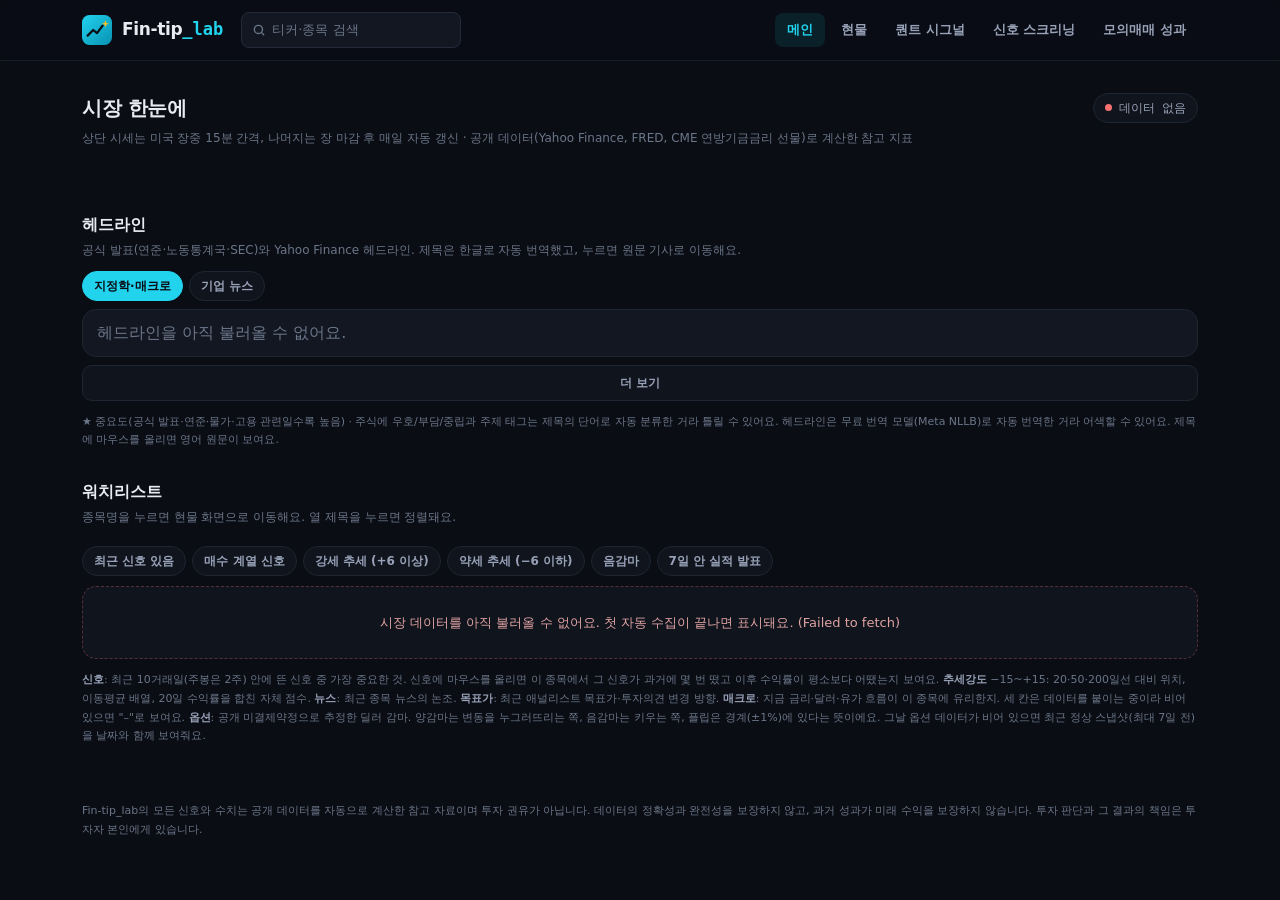
<file: docs/index.html>
<!DOCTYPE html>
<html lang="ko">
<head>
<meta charset="UTF-8">
<meta name="viewport" content="width=device-width, initial-scale=1.0">
<title>Fin-tip_lab — 메인</title>
<link rel="icon" href="assets/logo.svg" type="image/svg+xml">
<link rel="stylesheet" href="assets/site.css">
<script src="assets/site.js" defer></script>
<style>
  :root{
    --bg:#0a0d14; --bg-elevated:#10141d; --bg-card:#121722; --bg-card-hover:#151b28;
    --border:#1f2632; --border-soft:#181e29;
    --text-primary:#e8ebf1; --text-secondary:#98a2b8; --text-muted:#6b7688;
    --accent:#22d3ee; --accent-soft:rgba(34,211,238,0.1);
    --green:#34d399; --green-dim:rgba(52,211,153,0.14);
    --red:#f87171; --red-dim:rgba(248,113,113,0.14);
    --amber:#fbbf24; --amber-dim:rgba(251,191,36,0.14);
    --radius:14px;
    --mono:'SF Mono','Roboto Mono','Consolas','Menlo',monospace;
    --sans:-apple-system,BlinkMacSystemFont,'Segoe UI','Apple SD Gothic Neo','Malgun Gothic','Noto Sans KR',system-ui,sans-serif;
  }
  *{box-sizing:border-box;}
  html{background:var(--bg);}
  body{margin:0;background:var(--bg);color:var(--text-primary);font-family:var(--sans);-webkit-font-smoothing:antialiased;line-height:1.5;}
  .wrap{max-width:1180px;margin:0 auto;padding:24px 16px 40px;}
  @media (min-width:640px){ .wrap{padding:32px 32px 56px;} }
  a{color:var(--accent);}

  .page-head{display:flex;align-items:center;justify-content:space-between;gap:12px;flex-wrap:wrap;margin-bottom:6px;}
  .page-title{font-size:20px;font-weight:800;letter-spacing:-0.02em;margin:0;}
  .page-sub{font-size:12px;color:var(--text-muted);margin:0 0 22px;}
  .status-pill{display:inline-flex;align-items:center;gap:7px;font-size:12px;font-family:var(--mono);color:var(--text-secondary);background:var(--bg-elevated);border:1px solid var(--border);padding:5px 11px;border-radius:999px;white-space:nowrap;}
  .status-dot{width:7px;height:7px;border-radius:50%;background:var(--green);}
  .status-dot.stale{background:var(--amber);} .status-dot.error{background:var(--red);}

  /* market strip */
  .strip{display:flex;gap:10px;overflow-x:auto;padding-bottom:6px;margin-bottom:22px;scrollbar-width:thin;}
  .chip{flex:0 0 auto;min-width:128px;background:var(--bg-card);border:1px solid var(--border);border-radius:12px;padding:10px 13px;}
  .chip-label{font-size:11px;color:var(--text-muted);white-space:nowrap;}
  .chip-value{font-family:var(--mono);font-size:15px;font-weight:700;margin-top:2px;white-space:nowrap;}
  .chip-change{font-family:var(--mono);font-size:12px;font-weight:600;white-space:nowrap;}
  .up{color:var(--green);} .down{color:var(--red);} .flat{color:var(--text-secondary);}
  .chip.fed{min-width:168px;}
  .chip.fed .chip-value{font-family:inherit;}
  .strip-note{font-size:11px;color:var(--text-muted);margin:-14px 0 22px;}

  /* summary cards */
  .cards{display:grid;grid-template-columns:repeat(auto-fit,minmax(210px,1fr));gap:12px;margin-bottom:30px;}
  .card{background:var(--bg-card);border:1px solid var(--border);border-radius:var(--radius);padding:14px 15px;}
  .card-title{font-size:12px;font-weight:700;color:var(--text-secondary);margin-bottom:8px;display:flex;justify-content:space-between;gap:8px;align-items:center;}
  .card-big{font-family:var(--mono);font-size:22px;font-weight:800;line-height:1.2;}
  .fg-bar{position:relative;height:8px;border-radius:5px;margin:10px 0 4px;background:linear-gradient(90deg,#f87171,#fbbf24 45%,#94a3b8 50%,#34d399 70%,#22c55e);}
  .fg-bar i{position:absolute;top:-4px;width:3px;height:16px;border-radius:2px;background:#e8ebf1;box-shadow:0 0 0 2px #0a0d14;transform:translateX(-50%);}
  .fg-scale{display:flex;justify-content:space-between;font-size:10px;color:var(--text-muted);}
  .fg-spark{width:100%;height:36px;display:block;margin-top:6px;}
  .card-rows{margin-top:8px;display:grid;gap:3px;}
  .card-row{display:flex;justify-content:space-between;gap:10px;font-size:12px;color:var(--text-secondary);}
  .card-row b{font-family:var(--mono);color:var(--text-primary);font-weight:600;}
  .card-note{font-size:11px;color:var(--text-muted);margin-top:8px;line-height:1.5;}
  .pill{display:inline-block;font-size:11px;font-weight:700;padding:2px 8px;border-radius:999px;white-space:nowrap;}
  .pill.good{background:var(--green-dim);color:var(--green);}
  .pill.bad{background:var(--red-dim);color:var(--red);}
  .pill.mid{background:var(--bg-elevated);color:var(--text-secondary);border:1px solid var(--border);}
  .pill.warn{background:var(--amber-dim);color:var(--amber);}

  /* watchlist */
  .section-title{font-size:16px;font-weight:800;margin:0 0 4px;}
  .section-sub{font-size:12px;color:var(--text-muted);margin:0 0 12px;}
  .filters{display:flex;gap:6px;flex-wrap:wrap;margin-bottom:8px;}
  .filters button{font:inherit;font-size:12px;font-weight:600;color:var(--text-secondary);background:var(--bg-elevated);border:1px solid var(--border);border-radius:999px;padding:5px 11px;cursor:pointer;}
  .filters button[aria-pressed="true"]{color:#0a0d14;background:var(--accent);border-color:var(--accent);}
  .filters button:focus-visible{outline:2px solid var(--accent);outline-offset:2px;}
  .filters.secondary button[aria-pressed="true"]{color:var(--accent);background:var(--accent-soft);border-color:var(--accent);}
  .count{font-size:12px;color:var(--text-muted);margin:6px 0 10px;}

  .table-scroll{background:var(--bg-card);border:1px solid var(--border);border-radius:var(--radius);overflow-x:auto;}
  table{width:100%;border-collapse:collapse;min-width:920px;font-size:13px;}
  thead th{text-align:left;font-size:11px;color:var(--text-muted);font-weight:600;padding:10px 12px;border-bottom:1px solid var(--border);background:var(--bg-elevated);white-space:nowrap;}
  thead th.sortable{cursor:pointer;user-select:none;}
  thead th.sortable:hover{color:var(--text-primary);}
  thead th .arrow{color:var(--accent);margin-left:3px;}
  tbody td{padding:10px 12px;border-bottom:1px solid var(--border-soft);vertical-align:middle;white-space:nowrap;}
  tbody tr:last-child td{border-bottom:none;}
  tbody tr:hover{background:var(--bg-card-hover);}
  tr.group-row td{background:var(--bg-elevated);font-size:11px;font-weight:700;color:var(--text-secondary);padding:7px 12px;}
  td.sticky, th.sticky{position:sticky;left:0;z-index:1;background:var(--bg-card);}
  thead th.sticky{background:var(--bg-elevated);z-index:2;}
  tbody tr:hover td.sticky{background:var(--bg-card-hover);}
  .tk{font-family:var(--mono);font-weight:800;color:var(--text-primary);text-decoration:none;}
  .tk:hover{color:var(--accent);}
  .nm{display:block;font-size:11px;color:var(--text-muted);}
  .num{font-family:var(--mono);}
  .muted{color:var(--text-muted);}

  /* headlines */
  .news-wrap{margin-bottom:30px;}
  .news-list{list-style:none;margin:6px 0 0;padding:0;background:var(--bg-card);border:1px solid var(--border);border-radius:var(--radius);}
  .news-item{padding:11px 14px;border-top:1px solid var(--border-soft);}
  .news-item:first-child{border-top:0;}
  .news-meta{display:flex;flex-wrap:wrap;align-items:center;gap:6px;font-size:11px;color:var(--text-muted);margin-bottom:4px;}
  .news-stars{color:var(--amber);letter-spacing:-1px;}
  .news-new{font-weight:800;color:#0a0d14;background:var(--accent);border-radius:4px;padding:0 5px;}
  .news-tag{border:1px solid var(--border);border-radius:999px;padding:0 7px;color:var(--text-secondary);}
  .news-title{display:block;color:var(--text-primary);text-decoration:none;font-size:14px;font-weight:600;line-height:1.45;}
  .news-title:hover{color:var(--accent);}
  .news-src{font-size:11px;color:var(--text-muted);margin-top:2px;}
  .news-more{display:block;width:100%;margin-top:8px;font:inherit;font-size:12px;font-weight:600;color:var(--text-secondary);background:var(--bg-elevated);border:1px solid var(--border);border-radius:10px;padding:8px;cursor:pointer;}

  .trend{display:flex;align-items:center;gap:8px;}
  .trend-track{position:relative;width:58px;height:6px;border-radius:4px;background:#1c2432;flex-shrink:0;}
  .trend-mid{position:absolute;left:50%;top:-3px;bottom:-3px;width:1px;background:var(--border);}
  .trend-fill{position:absolute;top:0;bottom:0;border-radius:4px;}
  .trend-fill.pos{left:50%;background:var(--green);} .trend-fill.neg{right:50%;background:var(--red);}
  .trend-txt{font-size:12px;font-weight:600;min-width:74px;}

  .sig{display:inline-flex;align-items:center;gap:5px;font-size:12px;font-weight:700;padding:2px 8px;border-radius:6px;}
  .sig.strong_buy{background:var(--amber-dim);color:var(--amber);}
  .sig.buy{background:var(--green-dim);color:var(--green);}
  .sig.sell{background:var(--red-dim);color:var(--red);}
  .sig.caution{background:var(--bg-elevated);color:var(--amber);border:1px solid var(--amber-dim);}
  .sig-sub{display:block;font-size:11px;color:var(--text-muted);margin-top:2px;max-width:230px;white-space:normal;}

  .state-box{border:1px dashed var(--border);border-radius:var(--radius);padding:26px 18px;text-align:center;color:var(--text-muted);font-size:13px;background:var(--bg-elevated);}
  .state-box.error{border-color:rgba(248,113,113,0.3);color:#e0a3a3;}
  .legend{font-size:11px;color:var(--text-muted);line-height:1.7;margin-top:12px;}
  .legend b{color:var(--text-secondary);}
</style>
</head>
<body>
<div class="wrap">
  <div class="page-head">
    <h1 class="page-title">시장 한눈에</h1>
    <span class="status-pill"><span class="status-dot" id="status-dot"></span><span id="as-of">불러오는 중…</span></span>
  </div>
  <p class="page-sub">상단 시세는 미국 장중 15분 간격, 나머지는 장 마감 후 매일 자동 갱신 · 공개 데이터(Yahoo Finance, FRED, CME 연방기금금리 선물)로 계산한 참고 지표</p>

  <div class="strip" id="strip" aria-label="주요 시장 지표"></div>
  <p class="strip-note" id="strip-note"></p>
  <div class="cards" id="cards"></div>

  <section class="news-wrap" aria-labelledby="news-h">
    <h2 class="section-title" id="news-h">헤드라인</h2>
    <p class="section-sub" id="news-sub">공식 발표(연준·노동통계국·SEC)와 Yahoo Finance 헤드라인. 제목은 한글로 자동 번역했고, 누르면 원문 기사로 이동해요.</p>
    <div class="filters" id="news-tabs" role="group" aria-label="헤드라인 종류">
      <button type="button" data-tab="macro" aria-pressed="true">지정학·매크로</button>
      <button type="button" data-tab="company" aria-pressed="false">기업 뉴스</button>
    </div>
    <ul class="news-list" id="news-list"><li class="news-item muted">헤드라인을 불러오는 중…</li></ul>
    <button type="button" class="news-more" id="news-more" hidden>더 보기</button>
    <p class="legend">★ 중요도(공식 발표·연준·물가·고용 관련일수록 높음) · 주식에 우호/부담/중립과 주제 태그는 제목의 단어로 자동 분류한 거라 틀릴 수 있어요. 헤드라인은 무료 번역 모델(Meta NLLB)로 자동 번역한 거라 어색할 수 있어요. 제목에 마우스를 올리면 영어 원문이 보여요.</p>
  </section>

  <h2 class="section-title">워치리스트</h2>
  <p class="section-sub">종목명을 누르면 현물 화면으로 이동해요. 열 제목을 누르면 정렬돼요.</p>
  <div class="filters" id="group-filters" role="group" aria-label="섹터"></div>
  <div class="filters secondary" id="quick-filters" role="group" aria-label="빠른 필터">
    <button type="button" data-quick="signal" aria-pressed="false">최근 신호 있음</button>
    <button type="button" data-quick="buy" aria-pressed="false">매수 계열 신호</button>
    <button type="button" data-quick="strong" aria-pressed="false">강세 추세 (+6 이상)</button>
    <button type="button" data-quick="weak" aria-pressed="false">약세 추세 (−6 이하)</button>
    <button type="button" data-quick="neg_gamma" aria-pressed="false">음감마</button>
    <button type="button" data-quick="earnings" aria-pressed="false">7일 안 실적 발표</button>
  </div>
  <div class="count" id="count"></div>
  <div id="table"><div class="state-box">워치리스트를 불러오는 중…</div></div>

  <div class="legend">
    <b>신호</b>: 최근 10거래일(주봉은 2주) 안에 뜬 신호 중 가장 중요한 것. 신호에 마우스를 올리면 이 종목에서 그 신호가 과거에 몇 번 떴고 이후 수익률이 평소보다 어땠는지 보여요.
    <b>추세강도</b> −15~+15: 20·50·200일선 대비 위치, 이동평균 배열, 20일 수익률을 합친 자체 점수.
    <b>뉴스</b>: 최근 종목 뉴스의 논조. <b>목표가</b>: 최근 애널리스트 목표가·투자의견 변경 방향. <b>매크로</b>: 지금 금리·달러·유가 흐름이 이 종목에 유리한지. 세 칸은 데이터를 붙이는 중이라 비어 있으면 "–"로 보여요.
    <b>옵션</b>: 공개 미결제약정으로 추정한 딜러 감마. 양감마는 변동을 누그러뜨리는 쪽, 음감마는 키우는 쪽, 플립은 경계(±1%)에 있다는 뜻이에요. 그날 옵션 데이터가 비어 있으면 최근 정상 스냅샷(최대 7일 전)을 날짜와 함께 보여줘요.
  </div>
</div>

<script>
(function(){
  "use strict";
  var BASE = "https://raw.githubusercontent.com/Hyunwoo-Ml/trading-strategy-lab/main/data/market/";

  var TREND_LABEL = {very_strong:"매우 강세", strong:"강세", neutral:"중립", weak:"약세", very_weak:"매우 약세"};
  var SIG_KIND = {strong_buy:"◆ 강력매수", buy:"매수", sell:"매도", caution:"주의"};
  var GAMMA = {positive:["양감마","good"], negative:["음감마","bad"], flip:["감마 플립","warn"]};

  var state = {rows:[], groups:[], group:"전체", quick:{}, sortKey:null, sortDir:-1};

  function esc(s){ return String(s == null ? "" : s).replace(/[&<>"']/g, function(c){ return {"&":"&amp;","<":"&lt;",">":"&gt;",'"':"&quot;","'":"&#39;"}[c]; }); }
  function num(v, d){ return (v == null || isNaN(v)) ? "—" : Number(v).toLocaleString("en-US",{minimumFractionDigits:d,maximumFractionDigits:d}); }
  function signed(v, d, unit){ if (v == null || isNaN(v)) return "—"; return (v > 0 ? "+" : "") + num(v, d) + (unit || ""); }
  function cls(v){ return v == null ? "flat" : v > 0 ? "up" : v < 0 ? "down" : "flat"; }
  function fetchJSON(name){
    return fetch(BASE + name, {cache:"no-store"}).then(function(r){ if (!r.ok) throw new Error("HTTP " + r.status); return r.json(); });
  }

  /* ---------- strip + cards ---------- */
  var LIVE_URL = "https://raw.githubusercontent.com/Hyunwoo-Ml/trading-strategy-lab/data-live/live.json";

  function fedChip(f){
    if (!f || f.error || !f.meeting) return "";
    var md = Number(f.meeting.slice(5, 7)) + "/" + Number(f.meeting.slice(8, 10));
    var name = function(bp){ return bp === 0 ? "동결" : (bp < 0 ? "인하 " : "인상 ") + Math.abs(bp) + "bp"; };
    var sides = (f.outcomes || []).filter(function(o){ return o.prob > 0.005; }).map(function(o){ return [name(o.change_bp), o.prob]; });
    if (!sides.length) return "";
    var pct = function(x){ return Math.round(x[1] * 100) + "%"; };
    var main = sides[0], rest = sides.slice(1);
    var tip = "연방기금금리 선물로 계산한 근사치예요. CME FedWatch 공식 수치와 다를 수 있어요." +
      (f.current_range ? " 현재 목표 범위 " + f.current_range + "." : "") +
      " 시장이 반영한 변화 " + signed(f.implied_change_bp, 1, "bp") + ".";
    return '<div class="chip fed" title="' + esc(tip) + '"><div class="chip-label">다음 FOMC ' + md + ' (선물 기준)</div>' +
      '<div class="chip-value">' + main[0] + ' ' + pct(main) + '</div>' +
      '<div class="chip-change flat">' + (rest.length ? rest.map(function(x){ return x[0] + " " + pct(x); }).join(" · ") : "다른 결과 0%") + '</div></div>';
  }

  function renderStrip(strip, live){
    var useLive = live && live.strip && live.strip.some(function(s){ return s.last != null; });
    var items = useLive ? live.strip.map(function(s, i){ return s.last == null && strip && strip[i] ? strip[i] : s; }) : (strip || []);
    document.getElementById("strip").innerHTML = (live ? fedChip(live.fedwatch) : "") + items.map(function(s){
      var value = s.last == null ? "—" : s.ticker === "^TNX" ? num(s.last, 3) + "%" : num(s.last, s.last >= 1000 ? 0 : 2);
      var ch = s.unit === "bp" ? signed(s.change, 1, "bp") : signed(s.change, 2, "%");
      return '<div class="chip"><div class="chip-label">' + esc(s.label) + '</div>' +
        '<div class="chip-value">' + value + '</div>' +
        '<div class="chip-change ' + cls(s.change) + '">' + ch + '</div></div>';
    }).join("");
    var note = document.getElementById("strip-note");
    if (useLive){
      var k = new Date(new Date(live.generated_at).getTime() + 9 * 3600000);  // KST = UTC+9, no DST
      var two = function(n){ return (n < 10 ? "0" : "") + n; };
      var kst = (k.getUTCMonth() + 1) + "/" + k.getUTCDate() + " " + two(k.getUTCHours()) + ":" + two(k.getUTCMinutes());
      note.textContent = "시세 " + kst + " (한국시간) 기준 · 미국 장중 15분 간격 갱신, 시세 자체도 약 15분 지연될 수 있어요.";
    } else {
      note.textContent = "시세는 장 마감 기준이에요.";
    }
  }

  function pctile(p){ return p == null ? "—" : "1년 중 " + Math.round(p * 100) + "% 위치"; }

  function renderCards(m){
    var v = m.volatility || {}, r = m.rates, b = m.breadth || {}, ix = m.indices || {};
    var term = {contango:["안정 (정상 구조)","good"], flat:["평탄","mid"], backwardation:["경계 (단기 공포 우위)","bad"]}[v.term_label] || ["—","mid"];
    var cards = [];
    var fg = m.fear_greed;
    if (fg){
      var FG = {extreme_fear:["극단적 공포","bad"], fear:["공포","bad"], neutral:["중립","mid"], greed:["탐욕","good"], extreme_greed:["극단적 탐욕","good"]}[fg.label] || ["—","mid"];
      var hist = fg.history || [], spark = "";
      if (hist.length > 1){
        var pts = hist.map(function(h, i){ return (i / (hist.length - 1) * 200).toFixed(1) + "," + (36 - h.v / 100 * 36).toFixed(1); }).join(" ");
        spark = '<svg class="fg-spark" viewBox="0 0 200 36" preserveAspectRatio="none" aria-label="최근 ' + hist.length + '거래일 추이"><line x1="0" y1="18" x2="200" y2="18" stroke="#1f2632" stroke-dasharray="3 3"/><polyline fill="none" stroke="#22d3ee" stroke-width="1.6" points="' + pts + '"/></svg>';
      }
      var comps = (fg.components || []).map(function(c){
        return '<div class="card-row" title="' + esc(c.label) + '"><span>' + esc(c.label.split(" (")[0]) + '</span><b>' + (c.score == null ? "—" : Math.round(c.score)) + '</b></div>';
      }).join("");
      cards.push('<div class="card"><div class="card-title">공포·탐욕 지수 (자체) <span class="pill ' + FG[1] + '">' + FG[0] + '</span></div>' +
        '<div class="card-big">' + Math.round(fg.score) + '<span style="font-size:13px;color:var(--text-muted)"> / 100</span></div>' +
        '<div class="fg-bar"><i style="left:' + Math.max(0, Math.min(100, fg.score)) + '%"></i></div><div class="fg-scale"><span>공포</span><span>중립</span><span>탐욕</span></div>' +
        spark + '<div class="card-rows">' +
        '<div class="card-row">1주 전 / 1개월 전<b>' + (fg.week_ago == null ? "—" : Math.round(fg.week_ago)) + ' / ' + (fg.month_ago == null ? "—" : Math.round(fg.month_ago)) + '</b></div>' + comps +
        '</div><div class="card-note">각 항목을 지난 1년 안에서의 위치(0~100)로 바꿔 평균한 Fin-tip_lab 자체 지수예요. CNN 지수와는 다른 값이에요.</div></div>');
    }

    cards.push('<div class="card"><div class="card-title">변동성 <span class="pill ' + term[1] + '">' + term[0] + '</span></div>' +
      '<div class="card-big">VIX ' + num(v.vix, 2) + '</div><div class="card-rows">' +
      '<div class="card-row">VIX ÷ VIX3M<b>' + num(v.term_ratio, 2) + '</b></div>' +
      '<div class="card-row">VXN (나스닥)<b>' + num(v.vxn, 2) + '</b></div>' +
      '<div class="card-row">VXN 위치<b>' + pctile(v.vxn_pctile_1y) + '</b></div>' +
      '<div class="card-row">QQQ 실현변동성 20일<b>' + num(v.qqq_realized_vol_20d, 1) + '%</b></div>' +
      '<div class="card-row">변동성 프리미엄 (VXN − 실현)<b>' + signed(v.vol_premium, 1, "p") + '</b></div>' +
      '</div></div>');

    if (r){
      var rateTone = r.tips10_change_20d_bp > 10 ? ["성장주에 부담","bad"] : r.tips10_change_20d_bp < -10 ? ["성장주에 우호","good"] : ["중립","mid"];
      cards.push('<div class="card"><div class="card-title">실질금리 (10년 TIPS) <span class="pill ' + rateTone[1] + '">' + rateTone[0] + '</span></div>' +
        '<div class="card-big">' + num(r.tips10, 2) + '%</div><div class="card-rows">' +
        '<div class="card-row">20일 변화<b>' + signed(r.tips10_change_20d_bp, 0, "bp") + '</b></div>' +
        '<div class="card-row">위치<b>' + pctile(r.tips10_pctile_1y) + '</b></div>' +
        '<div class="card-row">기대 인플레이션 (10년)<b>' + num(r.breakeven10, 2) + '%</b></div>' +
        '<div class="card-row">QQQ와 60일 상관<b>' + signed(r.corr_qqq_vs_real_rate_60d, 2) + '</b></div>' +
        '</div><div class="card-note">FRED 기준 ' + esc(r.tips10_as_of || "") + '</div></div>');
    }

    var bTone = b.pct_above_ma50 == null ? ["—","mid"] : b.pct_above_ma50 >= 0.6 ? ["넓게 강함","good"] : b.pct_above_ma50 <= 0.4 ? ["약화","bad"] : ["보통","mid"];
    cards.push('<div class="card"><div class="card-title">시장 폭 (워치리스트 ' + (b.n || 0) + '종목) <span class="pill ' + bTone[1] + '">' + bTone[0] + '</span></div>' +
      '<div class="card-big">' + (b.pct_above_ma50 == null ? "—" : Math.round(b.pct_above_ma50 * 100) + "%") + '</div><div class="card-rows">' +
      '<div class="card-row">50일선 위 종목 비율<b>' + (b.pct_above_ma50 == null ? "—" : Math.round(b.pct_above_ma50 * 100) + "%") + '</b></div>' +
      '<div class="card-row">52주 고점 5% 이내<b>' + (b.within_5pct_of_high == null ? "—" : b.within_5pct_of_high + "개") + '</b></div>' +
      '<div class="card-row">20일 수익률 중앙값<b>' + signed(b.median_return_20d, 1, "%") + '</b></div>' +
      '</div></div>');

    var qs = ix.qqq_vs_spy, qd = ix.qqq_vs_dia, c = ix.concentration;
    cards.push('<div class="card"><div class="card-title">지수 간 격차 (20일)</div><div class="card-rows">' +
      '<div class="card-row">QQQ − SPY<b class="' + cls(qs && qs.gap_20d_pct) + '">' + (qs ? signed(qs.gap_20d_pct, 2, "%p") : "—") + '</b></div>' +
      '<div class="card-row">격차 강도<b>' + (qs && qs.z != null ? signed(qs.z, 1, "σ") : "—") + '</b></div>' +
      '<div class="card-row">QQQ − DIA<b class="' + cls(qd && qd.gap_20d_pct) + '">' + (qd ? signed(qd.gap_20d_pct, 2, "%p") : "—") + '</b></div>' +
      '<div class="card-row">격차 강도<b>' + (qd && qd.z != null ? signed(qd.z, 1, "σ") : "—") + '</b></div>' +
      '<div class="card-row">시총가중 − 동일가중 (QQQ − QQQE)<b class="' + cls(c && c.diff_20d) + '">' + (c ? signed(c.diff_20d, 2, "%p") : "—") + '</b></div>' +
      '</div><div class="card-note">격차 강도는 지난 1년 동안의 격차 분포에서 지금이 평균에서 몇 표준편차 떨어져 있는지예요. ±2σ 근처면 이례적으로 벌어진 상태예요.</div></div>');

    document.getElementById("cards").innerHTML = cards.join("");
  }

  /* ---------- watchlist ---------- */
  var TONE_SORT = {positive:1, neutral:0, negative:-1, favorable:1, unfavorable:-1};
  var COLUMNS = [
    {key:"ticker", label:"티커", sticky:true, sort:function(r){ return r.ticker; }},
    {key:"close", label:"종가", sort:function(r){ return r.change_pct; }},
    {key:"signal", label:"신호", sort:function(r){ var k = r.signal && r.signal.kind; return k == null ? -9 : {strong_buy:3, buy:2, caution:-1, sell:-2}[k]; }},
    {key:"trend", label:"추세강도", sort:function(r){ return r.trend_score; }},
    {key:"news", label:"뉴스", sort:function(r){ return TONE_SORT[r.news_tone]; }},
    {key:"target", label:"목표가", sort:function(r){ return TONE_SORT[r.target_tone]; }},
    {key:"gamma", label:"옵션", sort:function(r){ return {positive:1, flip:0, negative:-1}[r.gamma_regime]; }},
    {key:"macro", label:"매크로", sort:function(r){ return TONE_SORT[r.macro_fit]; }}
  ];

  var TONE = {
    positive:["긍정","good"], neutral:["중립","mid"], negative:["부정","bad"],
    favorable:["유리","good"], unfavorable:["불리","bad"]
  };
  function toneCell(v, neutralLabel){
    if (v === "neutral") return '<span class="pill mid">' + (neutralLabel || "중립") + '</span>';
    var t = TONE[v];
    return t ? '<span class="pill ' + t[1] + '">' + t[0] + '</span>' : '<span class="muted" title="데이터 준비 중">–</span>';
  }

  function trendCell(r){
    var s = r.trend_score, w = s == null ? 0 : Math.min(Math.abs(s) / 15, 1) * 50;
    var c = s == null ? "flat" : s > 0 ? "up" : s < 0 ? "down" : "flat";
    return '<div class="trend"><div class="trend-track"><div class="trend-mid"></div>' +
      (s ? '<div class="trend-fill ' + (s > 0 ? "pos" : "neg") + '" style="width:' + w.toFixed(1) + '%"></div>' : '') +
      '</div><span class="trend-txt ' + c + '">' + esc(TREND_LABEL[r.trend_label] || "—") + ' ' + signed(s, 0) + '</span></div>';
  }

  function signalCell(r){
    var s = r.signal;
    if (!s || !s.kind) return '<span class="muted">–</span>';
    var when = s.bars_ago === 0 ? "오늘" : s.timeframe === "1w" ? s.bars_ago + "주 전" : s.bars_ago + "일 전";
    var record = !s.n ? "과거 기록 없음" :
      "과거 " + s.n + "회 · 평소보다 " + signed(s.excess_pct, 1, "%") + " · 오른 비율 " + Math.round((s.win_rate || 0) * 100) + "%" + (s.low_sample ? " · 표본 적음" : "");
    var tip = s.label + " (" + (s.timeframe === "1w" ? "주봉" : "일봉") + ", " + when + ") — " + record;
    return '<span class="sig ' + esc(s.kind) + '" title="' + esc(tip) + '">' + esc(SIG_KIND[s.kind]) + '</span>' +
      '<span class="nm">' + (s.timeframe === "1w" ? "주봉 · " : "") + when + '</span>';
  }

  function earningsDays(r){
    if (!r.next_earnings || !r.as_of) return null;
    var days = Math.round((new Date(r.next_earnings) - new Date(r.as_of)) / 86400000);
    return days >= 0 && days <= 7 ? days : null;
  }

  function rowHtml(r){
    var g = GAMMA[r.gamma_regime];
    return '<tr>' +
      '<td class="sticky"><a class="tk" href="ticker.html#' + encodeURIComponent(r.ticker) + '">' + esc(r.ticker) + '</a>' +
        (earningsDays(r) != null ? ' <span class="pill warn" title="다음 실적 발표 ' + esc(r.next_earnings) + '">실적 ' + esc(r.next_earnings.slice(5).replace("-", "/")) + '</span>' : '') +
        '<span class="nm">' + esc(r.name) + '</span></td>' +
      '<td><span class="num">' + num(r.close, 2) + '</span><span class="nm num ' + cls(r.change_pct) + '">' + signed(r.change_pct, 2, "%") + '</span></td>' +
      '<td>' + signalCell(r) + '</td>' +
      '<td>' + trendCell(r) + '</td>' +
      '<td>' + toneCell(r.news_tone) + '</td>' +
      '<td>' + toneCell(r.target_tone) + '</td>' +
      '<td>' + (g ? '<span class="pill ' + g[1] + '">' + g[0] + '</span>' + (r.options_stale ? '<span class="nm" title="오늘 옵션 데이터가 비어 있어 이전 스냅샷을 표시">' + esc((r.options_as_of || "").slice(5)) + ' 기준</span>' : '') : '<span class="muted" title="오늘 옵션 데이터가 비어 있거나 품질 검사에서 빠졌어요">–</span>') + '</td>' +
      '<td>' + toneCell(r.macro_fit) + '</td>' +
      '</tr>';
  }

  function passes(r){
    if (state.group !== "전체" && r.group !== state.group) return false;
    var q = state.quick, k = r.signal && r.signal.kind;
    if (q.signal && !k) return false;
    if (q.buy && !(k === "buy" || k === "strong_buy")) return false;
    if (q.strong && !(r.trend_score >= 6)) return false;
    if (q.weak && !(r.trend_score <= -6)) return false;
    if (q.neg_gamma && r.gamma_regime !== "negative") return false;
    if (q.earnings && earningsDays(r) == null) return false;
    return true;
  }

  function renderTable(){
    var rows = state.rows.filter(passes);
    var sorted = state.sortKey != null;
    if (sorted){
      var col = COLUMNS.filter(function(c){ return c.key === state.sortKey; })[0];
      rows = rows.slice().sort(function(a, b){
        var x = col.sort(a), y = col.sort(b);
        if (x == null && y == null) return 0; if (x == null) return 1; if (y == null) return -1;
        return (x < y ? -1 : x > y ? 1 : 0) * state.sortDir;
      });
    }
    document.getElementById("count").textContent = rows.length + "개 종목";
    if (!rows.length){ document.getElementById("table").innerHTML = '<div class="state-box">조건에 맞는 종목이 없어요.</div>'; return; }

    var head = '<thead><tr>' + COLUMNS.map(function(c){
      var arrow = state.sortKey === c.key ? '<span class="arrow">' + (state.sortDir > 0 ? "▲" : "▼") + '</span>' : "";
      return '<th class="sortable' + (c.sticky ? " sticky" : "") + '" data-key="' + c.key + '" scope="col" tabindex="0">' + c.label + arrow + '</th>';
    }).join("") + '</tr></thead>';

    var body = "";
    if (!sorted && state.group === "전체"){
      state.groups.forEach(function(g){
        var inGroup = rows.filter(function(r){ return r.group === g; });
        if (!inGroup.length) return;
        body += '<tr class="group-row"><td class="sticky">' + esc(g) + ' · ' + inGroup.length + '</td><td colspan="' + (COLUMNS.length - 1) + '"></td></tr>';
        body += inGroup.map(rowHtml).join("");
      });
    } else {
      body = rows.map(rowHtml).join("");
    }
    document.getElementById("table").innerHTML = '<div class="table-scroll"><table>' + head + '<tbody>' + body + '</tbody></table></div>';

    Array.prototype.forEach.call(document.querySelectorAll("th.sortable"), function(th){
      function go(){
        var key = th.getAttribute("data-key");
        if (state.sortKey === key){ if (state.sortDir === -1) state.sortDir = 1; else { state.sortKey = null; state.sortDir = -1; } }
        else { state.sortKey = key; state.sortDir = key === "ticker" ? 1 : -1; }
        renderTable();
      }
      th.addEventListener("click", go);
      th.addEventListener("keydown", function(e){ if (e.key === "Enter" || e.key === " "){ e.preventDefault(); go(); } });
    });
  }

  function renderGroupFilters(){
    var names = ["전체"].concat(state.groups);
    var el = document.getElementById("group-filters");
    el.innerHTML = names.map(function(g){
      return '<button type="button" data-group="' + esc(g) + '" aria-pressed="' + (g === state.group) + '">' + esc(g) + '</button>';
    }).join("");
    Array.prototype.forEach.call(el.querySelectorAll("button"), function(b){
      b.addEventListener("click", function(){ state.group = b.getAttribute("data-group"); renderGroupFilters(); renderTable(); });
    });
  }

  Array.prototype.forEach.call(document.querySelectorAll("#quick-filters button"), function(b){
    b.addEventListener("click", function(){
      var k = b.getAttribute("data-quick");
      state.quick[k] = !state.quick[k];
      if (k === "strong" && state.quick.strong) state.quick.weak = false;
      if (k === "weak" && state.quick.weak) state.quick.strong = false;
      Array.prototype.forEach.call(document.querySelectorAll("#quick-filters button"), function(x){ x.setAttribute("aria-pressed", !!state.quick[x.getAttribute("data-quick")]); });
      renderTable();
    });
  });

  function setStatus(asOf, generated){
    var dot = document.getElementById("status-dot"), label = document.getElementById("as-of");
    if (!asOf){ dot.className = "status-dot error"; label.textContent = "데이터 없음"; return; }
    var days = Math.round((Date.now() - new Date(asOf + "T21:00:00Z").getTime()) / 86400000);
    dot.className = "status-dot" + (days > 4 ? " stale" : "");
    label.textContent = asOf + " 장 마감 기준" + (days > 4 ? " (" + days + "일 전, 갱신 지연)" : "");
  }

  /* ---------- headlines ---------- */
  var HEADLINES_URL = "https://raw.githubusercontent.com/Hyunwoo-Ml/trading-strategy-lab/data-live/headlines.json";
  var IMPACT = {positive:["주식에 우호","good"], negative:["주식에 부담","bad"], neutral:["영향 중립","mid"]};
  var news = {data:null, tab:"macro", shown:10};

  function ago(iso){
    var m = Math.max(0, Math.round((Date.now() - new Date(iso).getTime()) / 60000));
    if (m < 60) return m + "분 전";
    if (m < 60 * 24) return Math.round(m / 60) + "시간 전";
    return Math.round(m / 1440) + "일 전";
  }

  function renderNews(){
    var list = document.getElementById("news-list"), more = document.getElementById("news-more");
    if (!news.data){ list.innerHTML = '<li class="news-item muted">헤드라인을 아직 불러올 수 없어요.</li>'; more.hidden = true; return; }
    var items = news.data[news.tab] || [];
    if (!items.length){ list.innerHTML = '<li class="news-item muted">최근 헤드라인이 없어요.</li>'; more.hidden = true; return; }
    list.innerHTML = items.slice(0, news.shown).map(function(it){
      var fresh = (Date.now() - new Date(it.time).getTime()) < 3 * 3600000;
      var imp = IMPACT[it.impact] || IMPACT.neutral;
      var stars = "★★★".slice(0, it.importance) + "☆☆☆".slice(0, 3 - it.importance);
      return '<li class="news-item"><div class="news-meta">' +
        '<span class="news-stars" title="중요도 ' + it.importance + '/3">' + stars + '</span>' +
        '<span>' + ago(it.time) + '</span>' + (fresh ? '<span class="news-new">NEW</span>' : '') +
        '<span class="pill ' + imp[1] + '">' + imp[0] + '</span>' +
        (it.topics || []).slice(0, 3).map(function(t){ return '<span class="news-tag">' + esc(t) + '</span>'; }).join("") +
        (it.tickers || []).slice(0, 3).map(function(t){ return '<a class="news-tag" href="ticker.html#' + encodeURIComponent(t) + '">' + esc(t) + '</a>'; }).join("") +
        '</div><a class="news-title" href="' + esc(it.link) + '" target="_blank" rel="noopener noreferrer"' + (it.title_ko ? ' title="원문: ' + esc(it.title) + '"' : '') + '>' + esc(it.title_ko || it.title) + '</a>' +
        '<div class="news-src">' + esc(it.source) + '</div></li>';
    }).join("");
    more.hidden = items.length <= news.shown;
  }

  Array.prototype.forEach.call(document.querySelectorAll("#news-tabs button"), function(b){
    b.addEventListener("click", function(){
      news.tab = b.getAttribute("data-tab"); news.shown = 10;
      Array.prototype.forEach.call(document.querySelectorAll("#news-tabs button"), function(x){ x.setAttribute("aria-pressed", x === b); });
      renderNews();
    });
  });
  document.getElementById("news-more").addEventListener("click", function(){ news.shown += 15; renderNews(); });
  fetch(HEADLINES_URL, {cache:"no-store"}).then(function(r){ return r.ok ? r.json() : null; }).catch(function(){ return null; })
    .then(function(h){ news.data = h; renderNews(); });

  var live = fetch(LIVE_URL, {cache:"no-store"}).then(function(r){ return r.ok ? r.json() : null; }).catch(function(){ return null; });
  Promise.all([fetchJSON("watchlist.json"), fetchJSON("macro.json").catch(function(){ return null; }), live]).then(function(res){
    var w = res[0], m = res[1], lv = res[2];
    // Ignore a live snapshot older than the end-of-day data (e.g. the live job stopped).
    if (lv && m && m.strip && m.strip[0] && m.strip[0].as_of && lv.generated_at.slice(0, 10) < m.strip[0].as_of) lv = null;
    state.rows = w.rows || []; state.groups = w.groups || [];
    setStatus(w.as_of, w.generated_at);
    if (m || lv) renderStrip(m && m.strip, lv);
    if (m) renderCards(m);
    renderGroupFilters(); renderTable();
    if (w.failures && w.failures.length){
      document.getElementById("count").textContent += " · 불러오지 못한 종목: " + w.failures.map(function(f){ return f.ticker; }).join(", ");
    }
  }).catch(function(err){
    setStatus(null);
    document.getElementById("table").innerHTML = '<div class="state-box error">시장 데이터를 아직 불러올 수 없어요. 첫 자동 수집이 끝나면 표시돼요. (' + esc(err.message) + ')</div>';
  });
})();
</script>
</body>
</html>
</file>
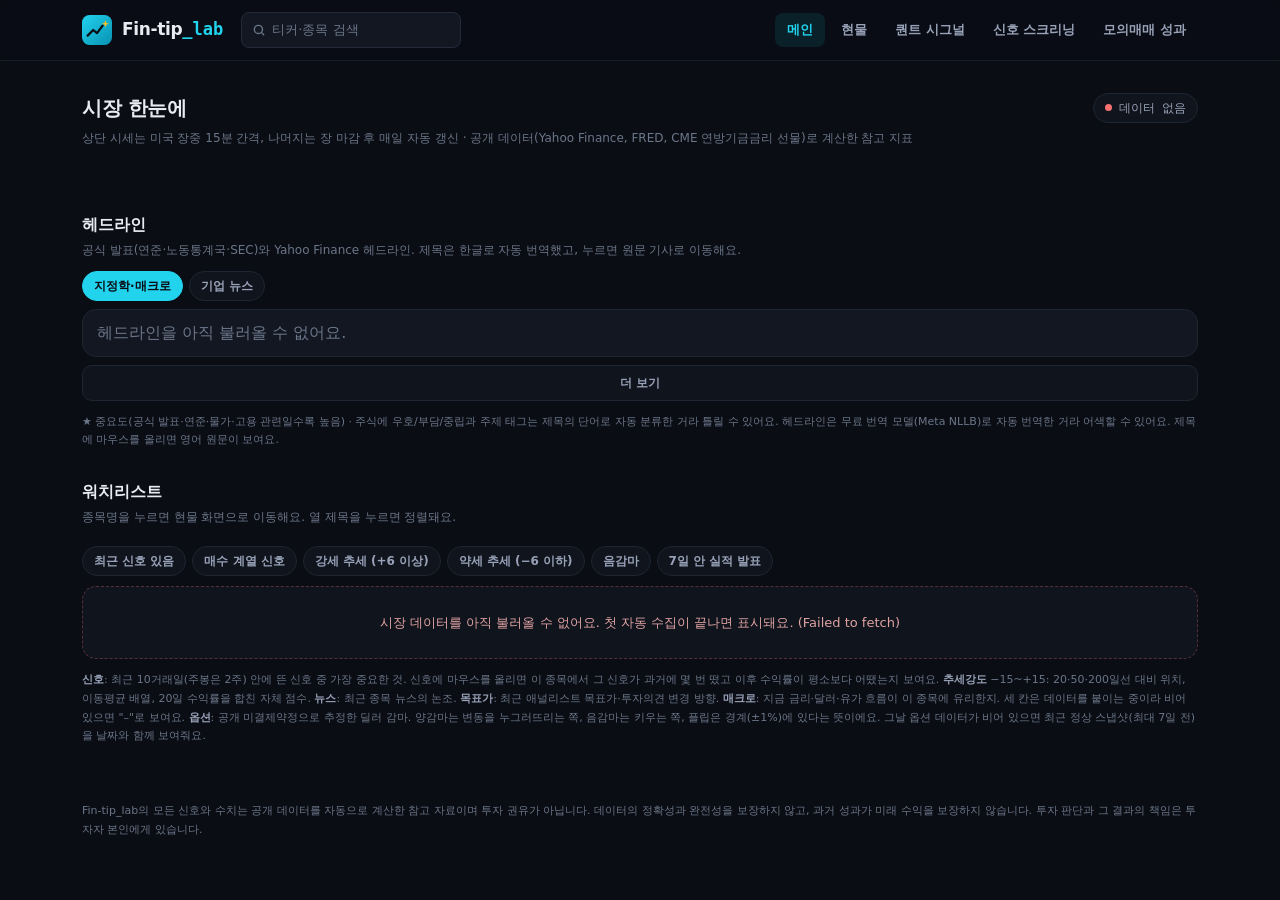
<file: docs/market.html>
<!DOCTYPE html>
<html lang="ko">
<head>
<meta charset="UTF-8">
<meta name="robots" content="noindex">
<title>Fin-tip_lab — 메인으로 이동</title>
<meta http-equiv="refresh" content="0; url=index.html">
<link rel="canonical" href="index.html">
<script>location.replace("index.html" + location.hash);</script>
</head>
<body style="background:#0a0d14;color:#98a2b8;font-family:sans-serif;padding:24px">
<p>메인 화면이 <a href="index.html" style="color:#22d3ee">index.html</a>로 옮겨졌어요.</p>
</body>
</html>
</file>
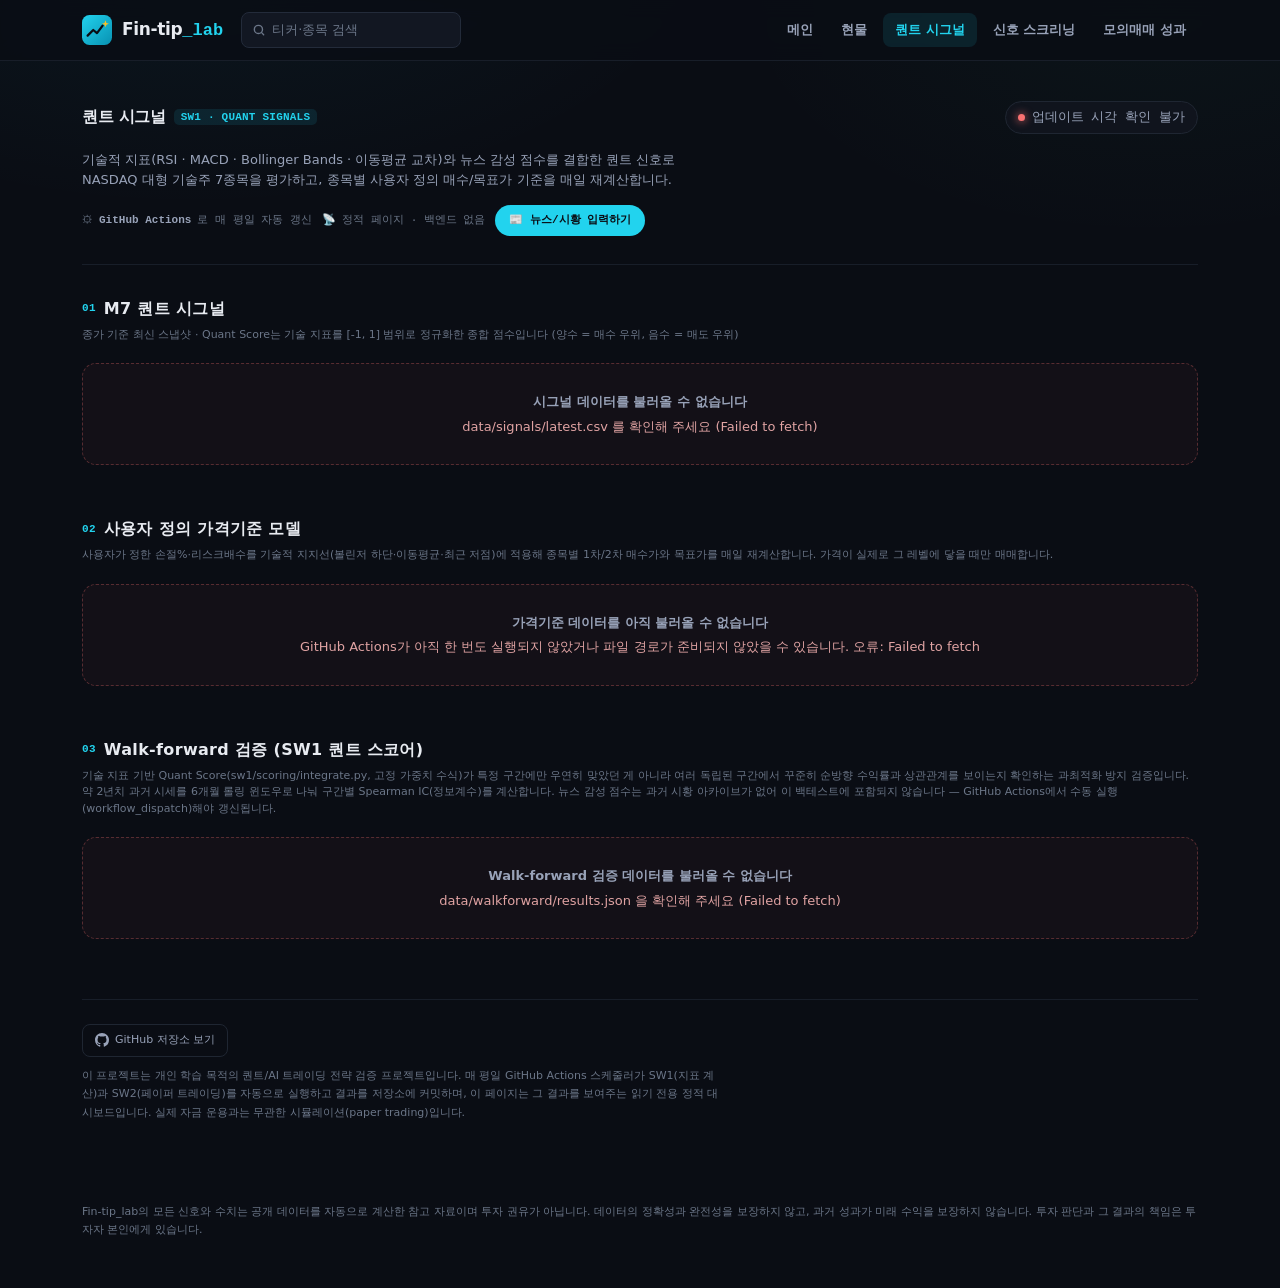
<file: docs/quant.html>
<!DOCTYPE html>
<html lang="ko">
<head>
<meta charset="UTF-8">
<meta name="viewport" content="width=device-width, initial-scale=1.0">
<title>Fin-tip_lab — 퀀트 시그널</title>
<link rel="icon" href="assets/logo.svg" type="image/svg+xml">
<link rel="stylesheet" href="assets/site.css">
<script src="assets/site.js" defer></script>
<style>
  :root{
    --bg:#0a0d14;
    --bg-elevated:#10141d;
    --bg-card:#121722;
    --bg-card-hover:#151b28;
    --border:#1f2632;
    --border-soft:#181e29;
    --text-primary:#e8ebf1;
    --text-secondary:#98a2b8;
    --text-muted:#6b7688;
    --accent:#22d3ee;
    --accent-dim:#0e7490;
    --accent-soft:rgba(34,211,238,0.1);
    --green:#34d399;
    --green-dim:rgba(52,211,153,0.14);
    --red:#f87171;
    --red-dim:rgba(248,113,113,0.14);
    --amber:#fbbf24;
    --amber-dim:rgba(251,191,36,0.14);
    --radius:14px;
    --radius-sm:9px;
    --mono: 'SF Mono', 'Roboto Mono', 'Consolas', 'Menlo', monospace;
    --sans: -apple-system, BlinkMacSystemFont, 'Segoe UI', 'Apple SD Gothic Neo', 'Malgun Gothic', 'Noto Sans KR', system-ui, sans-serif;
    /* Type scale: 5 steps only, used everywhere below instead of ad-hoc px values */
    --fs-xs:10px;
    --fs-sm:11px;
    --fs-base:13px;
    --fs-lg:16px;
    --fs-hero:28px;
  }

  *{box-sizing:border-box;}
  html{background:var(--bg);}
  body{
    margin:0;
    background:var(--bg);
    background-image:
      radial-gradient(ellipse 900px 500px at 15% -10%, rgba(34,211,238,0.06), transparent 60%),
      radial-gradient(ellipse 700px 400px at 90% 0%, rgba(52,211,153,0.04), transparent 60%);
    background-attachment:fixed;
    color:var(--text-primary);
    font-family:var(--sans);
    -webkit-font-smoothing:antialiased;
    line-height:1.5;
  }
  .wrap{
    max-width:1180px;
    margin:0 auto;
    padding: 28px 20px 60px;
  }
  @media (min-width:640px){ .wrap{ padding: 40px 32px 80px; } }

  a{color:var(--accent);}
  a:focus-visible, button:focus-visible{ outline:2px solid var(--accent); outline-offset:2px; border-radius:4px; }

  /* ---------- Header ---------- */
  header.top{
    display:flex;
    flex-direction:column;
    gap:16px;
    padding-bottom:28px;
    margin-bottom:32px;
    border-bottom:1px solid var(--border-soft);
  }
  .brand-row{
    display:flex;
    align-items:center;
    justify-content:space-between;
    gap:12px;
    flex-wrap:wrap;
  }
  .brand{
    display:flex;
    align-items:center;
    gap:12px;
  }
  .brand-mark{
    width:38px;height:38px;border-radius:10px;
    background:linear-gradient(135deg, var(--accent), #0891b2);
    display:flex;align-items:center;justify-content:center;
    flex-shrink:0;
    box-shadow:0 0 24px rgba(34,211,238,0.25);
  }
  .brand-mark svg{width:20px;height:20px;}
  .brand-name{
    font-size:var(--fs-lg);
    font-weight:700;
    letter-spacing:-0.02em;
    color:var(--text-primary);
  }
  .brand-name .mono-tag{
    font-family:var(--mono);
    font-size:var(--fs-sm);
    font-weight:600;
    color:var(--accent);
    background:var(--accent-soft);
    padding:2px 7px;
    border-radius:5px;
    margin-left:8px;
    vertical-align:2px;
    letter-spacing:0.02em;
  }
  .status-pill{
    display:inline-flex;
    align-items:center;
    gap:7px;
    font-size:var(--fs-base);
    font-family:var(--mono);
    color:var(--text-secondary);
    background:var(--bg-elevated);
    border:1px solid var(--border);
    padding:6px 12px;
    border-radius:999px;
    white-space:nowrap;
  }
  .status-dot{
    width:7px;height:7px;border-radius:50%;
    background:var(--green);
    box-shadow:0 0 8px var(--green);
    animation:pulse-dot 2.2s ease-in-out infinite;
    flex-shrink:0;
  }
  .status-dot.stale{
    background:var(--amber);
    box-shadow:0 0 8px var(--amber);
  }
  .status-dot.error{
    background:var(--red);
    box-shadow:0 0 8px var(--red);
    animation:none;
  }
  @keyframes pulse-dot{ 0%,100%{opacity:1;} 50%{opacity:0.35;} }
  .desc{
    font-size:var(--fs-base);
    color:var(--text-secondary);
    max-width:640px;
  }
  .meta-row{
    display:flex;
    flex-wrap:wrap;
    gap:10px;
    font-size:var(--fs-sm);
    color:var(--text-muted);
    font-family:var(--mono);
  }
  .meta-row span{
    display:flex;align-items:center;gap:6px;
  }
  .meta-row b{ color:var(--text-secondary); font-weight:600; }

  .news-input-link{
    display:inline-flex;
    align-items:center;
    gap:7px;
    font-size:var(--fs-sm);
    font-weight:600;
    color:#0a0d14;
    background:var(--accent);
    padding:7px 14px;
    border-radius:999px;
    text-decoration:none;
    white-space:nowrap;
    transition:opacity .15s ease;
  }
  .news-input-link:hover{ opacity:0.85; }

  /* ---------- Section shell ---------- */
  section{ margin-bottom:52px; }
  .section-head{
    display:flex;
    align-items:baseline;
    justify-content:space-between;
    gap:12px;
    margin-bottom:6px;
    flex-wrap:wrap;
  }
  .section-title{
    font-size:var(--fs-lg);
    font-weight:700;
    letter-spacing:0.02em;
    display:flex;
    align-items:center;
    gap:8px;
  }
  .section-title .idx{
    font-family:var(--mono);
    color:var(--accent);
    font-size:var(--fs-sm);
    font-weight:600;
  }
  .section-sub{
    font-size:var(--fs-sm);
    color:var(--text-muted);
    margin-bottom:20px;
  }
  .panel-title{
    font-size:var(--fs-base);
    color:var(--text-secondary);
    font-weight:600;
  }

  /* ---------- Loading / error / empty states ---------- */
  .state-box{
    border:1px dashed var(--border);
    border-radius:var(--radius);
    padding:28px 20px;
    text-align:center;
    color:var(--text-muted);
    font-size:var(--fs-base);
    background:var(--bg-elevated);
  }
  .state-box.error{ border-color:rgba(248,113,113,0.3); color:#e0a3a3; background:rgba(248,113,113,0.04); }
  .state-box .state-title{ color:var(--text-secondary); font-weight:600; font-size:var(--fs-base); margin-bottom:5px; }
  .spinner{
    width:16px;height:16px;
    border-radius:50%;
    border:2px solid var(--border);
    border-top-color:var(--accent);
    animation:spin 0.8s linear infinite;
    display:inline-block;
    vertical-align:-3px;
    margin-right:8px;
  }
  @keyframes spin{ to{ transform:rotate(360deg); } }

  /* ---------- M7 Card grid ---------- */
  .m7-grid{
    display:grid;
    grid-template-columns:repeat(auto-fill, minmax(258px, 1fr));
    gap:14px;
  }
  .m7-card{
    background:var(--bg-card);
    border:1px solid var(--border);
    border-radius:var(--radius);
    padding:18px 18px 16px;
    transition:border-color .15s ease, transform .15s ease;
  }
  .m7-card:hover{ border-color:#2a3342; }
  .m7-card-top{
    display:flex;
    align-items:flex-start;
    justify-content:space-between;
    margin-bottom:14px;
  }
  .ticker-id{
    font-family:var(--mono);
    font-weight:700;
    font-size:var(--fs-base);
    letter-spacing:0.01em;
  }
  .ticker-name{
    font-size:var(--fs-sm);
    color:var(--text-muted);
    margin-top:2px;
  }
  .price-block{ text-align:right; }
  .price{
    font-family:var(--mono);
    font-size:var(--fs-base);
    font-weight:600;
  }
  .price-sub{
    font-size:var(--fs-sm);
    color:var(--text-muted);
    margin-top:2px;
  }

  .quant-block{
    background:var(--bg-elevated);
    border:1px solid var(--border-soft);
    border-radius:var(--radius-sm);
    padding:12px 14px;
    margin-bottom:14px;
  }
  .quant-label-row{
    display:flex;
    justify-content:space-between;
    align-items:center;
    margin-bottom:8px;
  }
  .quant-label{
    font-size:var(--fs-xs);
    color:var(--text-muted);
    text-transform:uppercase;
    letter-spacing:0.06em;
    font-weight:600;
  }
  .quant-value{
    font-family:var(--mono);
    font-size:var(--fs-hero);
    font-weight:800;
    letter-spacing:-0.02em;
    line-height:1;
  }
  .quant-value.pos{ color:var(--green); }
  .quant-value.neg{ color:var(--red); }
  .quant-value.neu{ color:var(--text-secondary); }
  .quant-bar-track{
    position:relative;
    height:6px;
    border-radius:4px;
    background:#1c2432;
    overflow:hidden;
  }
  .quant-bar-mid{
    position:absolute;
    left:50%; top:-3px; bottom:-3px;
    width:1px;
    background:var(--border);
  }
  .quant-bar-fill{
    position:absolute;
    top:0; bottom:0;
    border-radius:4px;
  }
  .quant-bar-fill.pos{ background:linear-gradient(90deg, rgba(52,211,153,0.5), var(--green)); left:50%; }
  .quant-bar-fill.neg{ background:linear-gradient(90deg, var(--red), rgba(248,113,113,0.5)); right:50%; }

  .metric-grid{
    display:grid;
    grid-template-columns:1fr 1fr;
    gap:8px 10px;
    margin-bottom:12px;
  }
  .metric{
    display:flex;
    flex-direction:column;
    gap:3px;
  }
  .metric-k{
    font-size:var(--fs-sm);
    color:var(--text-muted);
    letter-spacing:0.03em;
  }
  .metric-v{
    font-family:var(--mono);
    font-size:var(--fs-base);
    font-weight:600;
    color:var(--text-primary);
    display:flex;
    align-items:center;
    gap:5px;
  }
  .metric-v.pos{ color:var(--green); }
  .metric-v.neg{ color:var(--red); }

  .tag{
    display:inline-flex;
    align-items:center;
    gap:4px;
    font-size:var(--fs-xs);
    font-weight:700;
    padding:2px 8px;
    border-radius:5px;
    font-family:var(--mono);
  }
  .tag.golden{ background:var(--green-dim); color:var(--green); }
  .tag.dead{ background:var(--red-dim); color:var(--red); }
  .tag.none{ background:var(--bg-elevated); color:var(--text-muted); border:1px solid var(--border-soft); }

  .card-footer-row{
    display:flex;
    justify-content:space-between;
    align-items:center;
    padding-top:12px;
    border-top:1px solid var(--border-soft);
    font-size:var(--fs-xs);
    color:var(--text-muted);
  }
  .news-soon{
    font-size:var(--fs-xs);
    color:var(--amber);
    background:var(--amber-dim);
    padding:2px 7px;
    border-radius:5px;
    font-weight:600;
  }

  /* ---------- Price-criteria section ---------- */
  .criteria-tabs{
    display:flex;
    gap:8px;
    margin-bottom:16px;
    flex-wrap:wrap;
  }
  .criteria-tab{
    font-family:var(--sans);
    font-size:var(--fs-sm);
    font-weight:600;
    color:var(--text-secondary);
    background:var(--bg-elevated);
    border:1px solid var(--border);
    padding:6px 14px;
    border-radius:999px;
    cursor:pointer;
    transition:border-color .15s ease, color .15s ease;
  }
  .criteria-tab:hover{ border-color:#2a3342; color:var(--text-primary); }
  .criteria-tab.active{ border-color:var(--accent); color:var(--accent); background:var(--accent-soft); }
  .criteria-basis-row{
    display:flex;
    flex-direction:column;
    gap:4px;
    padding-top:12px;
    border-top:1px solid var(--border-soft);
    font-size:var(--fs-xs);
    color:var(--text-muted);
  }

  /* ---------- SW2 section ---------- */
  .sw2-layout{
    display:grid;
    grid-template-columns: 1fr;
    gap:16px;
  }
  .panel{
    background:var(--bg-card);
    border:1px solid var(--border);
    border-radius:var(--radius);
    padding:18px 18px 14px;
  }
  .chart-panel{
    padding:20px 16px 12px;
  }
  .chart-head{
    display:flex;
    justify-content:space-between;
    align-items:center;
    flex-wrap:wrap;
    gap:10px;
    padding:0 6px 14px;
  }
  .legend-row{
    display:flex;
    gap:14px;
    flex-wrap:wrap;
  }
  .legend-item{
    display:flex;
    align-items:center;
    gap:6px;
    font-size:var(--fs-sm);
    color:var(--text-secondary);
    font-family:var(--mono);
  }
  .legend-dot{ width:9px;height:9px;border-radius:2px; }
  .chart-wrap{ position:relative; height:300px; padding:0 6px; }
  @media (min-width:640px){ .chart-wrap{ height:340px; } }

  .model-summary-row{
    display:grid;
    grid-template-columns:repeat(auto-fit, minmax(150px,1fr));
    gap:10px;
    margin-top:16px;
  }
  .model-summary{
    background:var(--bg-elevated);
    border:1px solid var(--border-soft);
    border-radius:var(--radius-sm);
    padding:12px 14px;
  }
  .model-summary .name{
    font-size:var(--fs-sm);
    color:var(--text-secondary);
    font-weight:600;
    margin-bottom:6px;
    display:flex;
    align-items:center;
    gap:6px;
  }
  .model-summary .eq{
    font-family:var(--mono);
    font-size:var(--fs-lg);
    font-weight:700;
  }
  .model-summary .ret{
    font-family:var(--mono);
    font-size:var(--fs-sm);
    margin-top:3px;
  }

  .summary-card{
    background:var(--bg-elevated);
    border:1px solid var(--border-soft);
    border-radius:var(--radius-sm);
    padding:12px 14px;
  }
  .summary-label{
    font-size:var(--fs-sm);
    color:var(--text-secondary);
    font-weight:600;
    margin-bottom:6px;
  }
  .summary-value{
    font-family:var(--mono);
    font-size:var(--fs-lg);
    font-weight:700;
  }

  table.stats-table{
    width:100%;
    border-collapse:collapse;
    font-size:var(--fs-base);
  }
  .table-scroll{ overflow-x:auto; -webkit-overflow-scrolling:touch; }
  table.stats-table thead th{
    text-align:left;
    font-size:var(--fs-xs);
    text-transform:uppercase;
    letter-spacing:0.04em;
    color:var(--text-muted);
    font-weight:600;
    padding:0 12px 10px;
    border-bottom:1px solid var(--border);
    white-space:nowrap;
  }
  table.stats-table tbody td{
    padding:12px;
    border-bottom:1px solid var(--border-soft);
    font-family:var(--mono);
    white-space:nowrap;
  }
  table.stats-table tbody tr:last-child td{ border-bottom:none; }
  table.stats-table tbody tr:hover{ background:rgba(255,255,255,0.015); }
  .sig-badge{
    display:inline-flex;
    align-items:center;
    gap:5px;
    padding:3px 9px;
    border-radius:6px;
    font-size:var(--fs-sm);
    font-weight:700;
    font-family:var(--sans);
  }
  .sig-badge.yes{ background:var(--green-dim); color:var(--green); }
  .sig-badge.no{ background:var(--bg-elevated); color:var(--text-muted); border:1px solid var(--border-soft); }
  /* p-value is the hero number of the comparisons table: bold + colored, not plain mono text */
  .stat-pvalue{ font-weight:800; font-size:var(--fs-lg); letter-spacing:-0.01em; }
  .stat-pvalue.yes{ color:var(--green); }
  .stat-pvalue.no{ color:var(--text-secondary); }

  /* ---------- Footer ---------- */
  footer{
    margin-top:60px;
    padding-top:24px;
    border-top:1px solid var(--border-soft);
    display:flex;
    flex-direction:column;
    gap:10px;
    font-size:var(--fs-sm);
    color:var(--text-muted);
  }
  footer .repo-link{
    display:inline-flex;
    align-items:center;
    gap:6px;
    color:var(--text-secondary);
    text-decoration:none;
    border:1px solid var(--border);
    padding:7px 12px;
    border-radius:8px;
    width:fit-content;
    transition:border-color .15s ease, color .15s ease;
  }
  footer .repo-link:hover{ border-color:var(--accent); color:var(--accent); }
  footer .foot-note{ line-height:1.7; max-width:640px; }

  @media (max-width:380px){
    .brand-name{ font-size:14px; }
    .quant-value{ font-size:22px; }
  }
</style>
</head>
<body>
<div class="wrap">

  <header class="top">
    <div class="brand-row">
      <div class="brand">
        <div class="brand-mark">
          <svg viewBox="0 0 24 24" fill="none"><path d="M3 16 L9 10 L13 14 L21 5" stroke="#0a0d14" stroke-width="2.4" stroke-linecap="round" stroke-linejoin="round"/></svg>
        </div>
        <div>
          <div class="brand-name">퀀트 시그널<span class="mono-tag">SW1 · QUANT SIGNALS</span></div>
        </div>
      </div>
      <div class="status-pill"><span class="status-dot" id="status-dot"></span><span id="last-updated">데이터 불러오는 중…</span></div>
    </div>
    <div class="desc">기술적 지표(RSI · MACD · Bollinger Bands · 이동평균 교차)와 뉴스 감성 점수를 결합한 퀀트 신호로 NASDAQ 대형 기술주 7종목을 평가하고, 종목별 사용자 정의 매수/목표가 기준을 매일 재계산합니다.</div>
    <div class="meta-row">
      <span>⚙ <b>GitHub Actions</b>로 매 평일 자동 갱신</span>
      <span>📡 정적 페이지 · 백엔드 없음</span>
      <a class="news-input-link" href="https://github.com/Hyunwoo-Ml/trading-strategy-lab/issues/new?template=news-input.yml" target="_blank" rel="noopener">📰 뉴스/시황 입력하기</a>
    </div>
  </header>

  <!-- ===================== M7 SIGNALS ===================== -->
  <section id="signals-section">
    <div class="section-head">
      <div class="section-title"><span class="idx">01</span> M7 퀀트 시그널</div>
    </div>
    <div class="section-sub">종가 기준 최신 스냅샷 · Quant Score는 기술 지표를 [-1, 1] 범위로 정규화한 종합 점수입니다 (양수 = 매수 우위, 음수 = 매도 우위)</div>
    <div id="signals-content">
      <div class="state-box"><span class="spinner"></span>시그널 데이터를 불러오는 중입니다…</div>
    </div>
  </section>

  <!-- ===================== PRICE CRITERIA (user-defined) ===================== -->
  <section id="price-criteria-section">
    <div class="section-head">
      <div class="section-title"><span class="idx">02</span> 사용자 정의 가격기준 모델</div>
    </div>
    <div class="section-sub">사용자가 정한 손절%·리스크배수를 기술적 지지선(볼린저 하단·이동평균·최근 저점)에 적용해 종목별 1차/2차 매수가와 목표가를 매일 재계산합니다. 가격이 실제로 그 레벨에 닿을 때만 매매합니다.</div>
    <div id="price-criteria-content">
      <div class="state-box"><span class="spinner"></span>가격기준 데이터를 불러오는 중입니다…</div>
    </div>
  </section>

  <!-- ===================== Walk-forward validation ===================== -->
  <section id="walkforward-section">
    <div class="section-head">
      <div class="section-title"><span class="idx">03</span> Walk-forward 검증 (SW1 퀀트 스코어)</div>
    </div>
    <div class="section-sub">기술 지표 기반 Quant Score(sw1/scoring/integrate.py, 고정 가중치 수식)가 특정 구간에만 우연히 맞았던 게 아니라 여러 독립된 구간에서 꾸준히 순방향 수익률과 상관관계를 보이는지 확인하는 과최적화 방지 검증입니다. 약 2년치 과거 시세를 6개월 롤링 윈도우로 나눠 구간별 Spearman IC(정보계수)를 계산합니다. 뉴스 감성 점수는 과거 시황 아카이브가 없어 이 백테스트에 포함되지 않습니다 — GitHub Actions에서 수동 실행(workflow_dispatch)해야 갱신됩니다.</div>
    <div id="walkforward-content">
      <div class="state-box"><span class="spinner"></span>Walk-forward 검증 데이터를 불러오는 중입니다…</div>
    </div>
  </section>

  <footer>
    <a class="repo-link" href="https://github.com/Hyunwoo-Ml/trading-strategy-lab" target="_blank" rel="noopener">
      <svg width="14" height="14" viewBox="0 0 16 16" fill="currentColor"><path d="M8 0C3.58 0 0 3.58 0 8c0 3.54 2.29 6.53 5.47 7.59.4.07.55-.17.55-.38 0-.19-.01-.82-.01-1.49-2.01.37-2.53-.49-2.69-.94-.09-.23-.48-.94-.82-1.13-.28-.15-.68-.52-.01-.53.63-.01 1.08.58 1.23.82.72 1.21 1.87.87 2.33.66.07-.52.28-.87.51-1.07-1.78-.2-3.64-.89-3.64-3.95 0-.87.31-1.59.82-2.15-.08-.2-.36-1.02.08-2.12 0 0 .67-.21 2.2.82.64-.18 1.32-.27 2-.27.68 0 1.36.09 2 .27 1.53-1.04 2.2-.82 2.2-.82.44 1.1.16 1.92.08 2.12.51.56.82 1.27.82 2.15 0 3.07-1.87 3.75-3.65 3.95.29.25.54.73.54 1.48 0 1.07-.01 1.93-.01 2.2 0 .21.15.46.55.38A8.01 8.01 0 0 0 16 8c0-4.42-3.58-8-8-8z"/></svg>
      GitHub 저장소 보기
    </a>
    <div class="foot-note">이 프로젝트는 개인 학습 목적의 퀀트/AI 트레이딩 전략 검증 프로젝트입니다. 매 평일 GitHub Actions 스케줄러가 SW1(지표 계산)과 SW2(페이퍼 트레이딩)를 자동으로 실행하고 결과를 저장소에 커밋하며, 이 페이지는 그 결과를 보여주는 읽기 전용 정적 대시보드입니다. 실제 자금 운용과는 무관한 시뮬레이션(paper trading)입니다.</div>
  </footer>

</div>

<script>
(function(){
  "use strict";

  var BASE = "https://raw.githubusercontent.com/Hyunwoo-Ml/trading-strategy-lab/main/";
  var SIGNALS_URL = BASE + "data/signals/latest.csv";
  var WALKFORWARD_URL = BASE + "data/walkforward/results.json";
  // 2026-09-25: mirrors sw1/news/log.py's NEWS_WINDOW_DAYS -- used only to
  // decide when scripts/collect_daily_data.py's news_days_ago column
  // (added same date) is worth flagging as "stale" on the dashboard.
  var NEWS_WINDOW_DAYS = 14;

  // 2026-09-25: collect-daily-data.yml runs Mon-Fri at 22:00 UTC, so the
  // normal maximum gap between two successful runs is the Fri->Mon weekend
  // (3 calendar days). STALE_THRESHOLD_DAYS adds 1 day of slack for holiday
  // timing / CI scheduling jitter before the status pill flags the pipeline
  // as stuck -- this is purely a "has the automation silently stopped
  // running" indicator (현우 previously had no way to notice a broken
  // scheduled workflow short of manually checking dates), never a trading
  // signal.
  var STALE_THRESHOLD_DAYS = 4;

  function pipelineDaysStale(lastRunDate){
    // whole calendar days between lastRunDate and "now", using UTC
    // date-only components so time-of-day differences don't cause
    // off-by-one flapping right around midnight.
    var a = Date.UTC(lastRunDate.getUTCFullYear(), lastRunDate.getUTCMonth(), lastRunDate.getUTCDate());
    var now = new Date();
    var b = Date.UTC(now.getUTCFullYear(), now.getUTCMonth(), now.getUTCDate());
    return Math.round((b - a) / 86400000);
  }

  var TICKER_NAMES = {
    AAPL: "Apple Inc.",
    MSFT: "Microsoft Corp.",
    GOOGL: "Alphabet Inc.",
    AMZN: "Amazon.com Inc.",
    NVDA: "NVIDIA Corp.",
    META: "Meta Platforms",
    TSLA: "Tesla Inc."
  };
  var TICKER_ORDER = ["AAPL","MSFT","GOOGL","AMZN","NVDA","META","TSLA"];

  var PRICE_CRITERIA_MODELS = [
    { key:"price_model_1", label:"Price Model 1", color:"#fb923c" },
    { key:"price_model_2", label:"Price Model 2", color:"#f472b6" }
  ];
  var PRICE_CRITERIA_URL = function(m){ return BASE + "data/sw1/price_criteria/" + m + "/latest.csv"; };

  /* ---------------- helpers ---------------- */

  function fmtNum(v, digits){
    if(v === null || v === undefined || isNaN(v)) return "—";
    return Number(v).toLocaleString("en-US", { minimumFractionDigits:digits, maximumFractionDigits:digits });
  }
  function fmtUSD(v){
    if(v === null || v === undefined || isNaN(v)) return "—";
    return "$" + Number(v).toLocaleString("en-US", { minimumFractionDigits:2, maximumFractionDigits:2 });
  }
  function fmtPct(v, digits){
    if(v === null || v === undefined || isNaN(v)) return "—";
    var d = digits === undefined ? 2 : digits;
    var sign = v > 0 ? "+" : "";
    return sign + (v*100).toLocaleString("en-US", { minimumFractionDigits:d, maximumFractionDigits:d }) + "%";
  }
  function parseNumOrNull(s){
    if(s === undefined || s === null) return null;
    var t = String(s).trim();
    if(t === "") return null;
    var n = parseFloat(t);
    return isNaN(n) ? null : n;
  }
  function escapeHtml(s){
    return String(s).replace(/[&<>"']/g, function(c){
      return { "&":"&amp;", "<":"&lt;", ">":"&gt;", '"':"&quot;", "'":"&#39;" }[c];
    });
  }

  /* Minimal defensive CSV parser: no quoted-comma fields in this dataset. */
  function parseCSV(text){
    if(!text) return [];
    var lines = text.replace(/\r\n/g,"\n").split("\n").filter(function(l){ return l.trim().length > 0; });
    if(lines.length < 1) return [];
    var headers = lines[0].split(",").map(function(h){ return h.trim(); });
    var rows = [];
    for(var i=1;i<lines.length;i++){
      var cells = lines[i].split(",");
      var row = {};
      for(var j=0;j<headers.length;j++){
        row[headers[j]] = cells[j] !== undefined ? cells[j].trim() : "";
      }
      rows.push(row);
    }
    return rows;
  }

  function fetchText(url){
    return fetch(url, { cache:"no-store" }).then(function(res){
      if(!res.ok) throw new Error("HTTP " + res.status);
      return res.text();
    });
  }
  function fetchJSON(url){
    return fetch(url, { cache:"no-store" }).then(function(res){
      if(!res.ok) throw new Error("HTTP " + res.status);
      return res.json();
    });
  }

  function stateBox(title, sub, isError){
    return '<div class="state-box' + (isError ? ' error' : '') + '">' +
      '<div class="state-title">' + escapeHtml(title) + '</div>' +
      (sub ? '<div>' + escapeHtml(sub) + '</div>' : '') +
    '</div>';
  }

  /* ---------------- section 1: signals ---------------- */

  function quantClass(v){
    if(v === null) return "neu";
    return v >= 0 ? "pos" : "neg";
  }

  function renderQuantBar(v){
    if(v === null){
      return '<div class="quant-bar-track"><div class="quant-bar-mid"></div></div>';
    }
    var clamped = Math.max(-1, Math.min(1, v));
    var pct = Math.abs(clamped) * 50; // half-track width in %
    var cls = clamped >= 0 ? "pos" : "neg";
    return '<div class="quant-bar-track"><div class="quant-bar-mid"></div>' +
      '<div class="quant-bar-fill ' + cls + '" style="width:' + pct.toFixed(1) + '%;"></div></div>';
  }

  function rsiTag(rsi){
    if(rsi === null) return { text:"—", cls:"neu" };
    if(rsi >= 70) return { text: rsi.toFixed(1) + " · 과매수", cls:"neg" };
    if(rsi <= 30) return { text: rsi.toFixed(1) + " · 과매도", cls:"pos" };
    return { text: rsi.toFixed(1) + " · 중립", cls:"" };
  }

  function bbLabel(v){
    if(v === null) return "—";
    if(v >= 0.8) return v.toFixed(2) + " · 상단권";
    if(v <= 0.2) return v.toFixed(2) + " · 하단권";
    return v.toFixed(2) + " · 중립";
  }

  function maCrossTag(v){
    var t = (v || "").toLowerCase().trim();
    if(t === "golden") return '<span class="tag golden">▲ 골든크로스</span>';
    if(t === "dead") return '<span class="tag dead">▼ 데드크로스</span>';
    return '<span class="tag none">교차 없음</span>';
  }

  function buildM7Card(row){
    var ticker = row.ticker || "?";
    var close = parseNumOrNull(row.close);
    var per = parseNumOrNull(row.per);
    var pbr = parseNumOrNull(row.pbr);
    var rsi = parseNumOrNull(row.rsi);
    var macd = parseNumOrNull(row.macd_hist);
    var bb = parseNumOrNull(row.bb_pct_b);
    var quant = parseNumOrNull(row.quant_score);
    var news = parseNumOrNull(row.news_score);
    var date = row.date || "";

    var rsiInfo = rsiTag(rsi);
    var macdCls = macd === null ? "" : (macd >= 0 ? "pos" : "neg");
    var macdArrow = macd === null ? "" : (macd >= 0 ? "▲" : "▼");

    return '' +
    '<div class="m7-card">' +
      '<div class="m7-card-top">' +
        '<div>' +
          '<div class="ticker-id">' + escapeHtml(ticker) + '</div>' +
          '<div class="ticker-name">' + escapeHtml(TICKER_NAMES[ticker] || "") + '</div>' +
        '</div>' +
        '<div class="price-block">' +
          '<div class="price">' + (close === null ? "—" : "$" + fmtNum(close,2)) + '</div>' +
          '<div class="price-sub">' + escapeHtml(date) + '</div>' +
        '</div>' +
      '</div>' +

      '<div class="quant-block">' +
        '<div class="quant-label-row">' +
          '<span class="quant-label">Quant Score</span>' +
          '<span class="quant-value ' + quantClass(quant) + '">' + (quant === null ? "—" : (quant>=0?"+":"") + quant.toFixed(3)) + '</span>' +
        '</div>' +
        renderQuantBar(quant) +
      '</div>' +

      '<div class="metric-grid">' +
        '<div class="metric"><span class="metric-k">RSI(14)</span><span class="metric-v ' + rsiInfo.cls + '">' + escapeHtml(rsiInfo.text) + '</span></div>' +
        '<div class="metric"><span class="metric-k">MACD Hist</span><span class="metric-v ' + macdCls + '">' + macdArrow + ' ' + (macd===null?"—":macd.toFixed(3)) + '</span></div>' +
        '<div class="metric"><span class="metric-k">BB %B</span><span class="metric-v">' + escapeHtml(bbLabel(bb)) + '</span></div>' +
        '<div class="metric"><span class="metric-k">MA Cross</span><span class="metric-v">' + maCrossTag(row.ma_cross) + '</span></div>' +
        '<div class="metric"><span class="metric-k">PER</span><span class="metric-v">' + (per===null?"—":fmtNum(per,1)) + '</span></div>' +
        '<div class="metric"><span class="metric-k">PBR</span><span class="metric-v">' + (pbr===null?"—":fmtNum(pbr,2)) + '</span></div>' +
      '</div>' +

      '<div class="card-footer-row">' +
        '<span>뉴스 감성 점수</span>' +
        (news === null ?
          '<span class="news-soon">준비 중</span>' :
          '<span class="metric-v ' + quantClass(news) + '">' + (news>=0?"+":"") + news.toFixed(2) + '</span>') +
      '</div>' +
      newsStalenessNote(row.news_days_ago) +
    '</div>';
  }

  function newsStalenessNote(newsDaysAgoRaw){
    // 2026-09-25: surfaces scripts/collect_daily_data.py's news_days_ago
    // field (how long since the last manual news/시황 입력 for this
    // ticker, counting past the 14-day scoring window on purpose -- see
    // that script's docstring). Deliberately silent unless input has
    // actually gone stale, matching the SW2 dashboard's NaN-Close notice
    // pattern (rare/actionable signal, not a permanent status line) --
    // otherwise every card would show a day count on every normal run.
    var days = parseNumOrNull(newsDaysAgoRaw);
    if(days === null || days <= NEWS_WINDOW_DAYS) return "";
    return '<div class="news-soon" style="margin-top:8px;width:100%;box-sizing:border-box;">' +
        '⚠ 최근 뉴스/시황 입력 ' + days + '일 전 — 새 코멘터리를 입력해 주세요' +
      '</div>';
  }

  /* ---------------- section 2: user-defined price-criteria models ---------------- */

  function newsGateTag(newsScore, minNewsScore, newsBlocked){
    if(minNewsScore === null){
      return '<span class="tag none">게이트 미설정</span>';
    }
    if(newsScore === null){
      return '<span class="tag none">뉴스 대기 중</span>';
    }
    if(newsBlocked){
      return '<span class="tag dead">🔒 신규진입 보류 (뉴스)</span>';
    }
    return '<span class="tag golden">✓ 게이트 통과</span>';
  }

  function renderCriteriaCard(row){
    var ticker = row.ticker || "?";
    var close = parseNumOrNull(row.close);
    var buy1 = parseNumOrNull(row.buy_1_price);
    var buy2 = parseNumOrNull(row.buy_2_price);
    var stopPct = parseNumOrNull(row.stop_loss_pct);
    var target = parseNumOrNull(row.target_price);
    var newsScore = parseNumOrNull(row.news_score);
    var minNewsScore = parseNumOrNull(row.min_news_score);
    var newsBlocked = String(row.news_blocked).trim().toLowerCase() === "true";

    return '' +
    '<div class="m7-card">' +
      '<div class="m7-card-top">' +
        '<div>' +
          '<div class="ticker-id">' + escapeHtml(ticker) + '</div>' +
          '<div class="ticker-name">' + escapeHtml(TICKER_NAMES[ticker] || "") + '</div>' +
        '</div>' +
        '<div class="price-block">' +
          '<div class="price">' + (close === null ? "—" : "$" + fmtNum(close, 2)) + '</div>' +
          '<div class="price-sub">현재가 · ' + escapeHtml(row.date || "") + '</div>' +
        '</div>' +
      '</div>' +

      '<div class="metric-grid">' +
        '<div class="metric"><span class="metric-k">1차 매수가</span><span class="metric-v">' + (buy1 === null ? "—" : "$" + fmtNum(buy1, 2)) + '</span></div>' +
        '<div class="metric"><span class="metric-k">2차 매수가</span><span class="metric-v">' + (buy2 === null ? "—" : "$" + fmtNum(buy2, 2)) + '</span></div>' +
        '<div class="metric"><span class="metric-k">목표가</span><span class="metric-v pos">' + (target === null ? "—" : "$" + fmtNum(target, 2)) + '</span></div>' +
        '<div class="metric"><span class="metric-k">손절선</span><span class="metric-v neg">' + (stopPct === null ? "—" : fmtPct(stopPct)) + '</span></div>' +
      '</div>' +

      '<div class="criteria-basis-row">' +
        '<span>1차 근거: ' + escapeHtml(row.basis_buy_1 || "—") + '</span>' +
        '<span>2차 근거: ' + escapeHtml(row.basis_buy_2 || "—") + '</span>' +
      '</div>' +

      '<div class="card-footer-row">' +
        '<span>뉴스 감성 점수' + (minNewsScore === null ? '' : ' (기준 ' + fmtNum(minNewsScore, 2) + ')') + '</span>' +
        '<span>' +
          (newsScore === null ? '' : '<span class="metric-v ' + quantClass(newsScore) + '" style="margin-right:8px;">' + (newsScore>=0?"+":"") + newsScore.toFixed(2) + '</span>') +
          newsGateTag(newsScore, minNewsScore, newsBlocked) +
        '</span>' +
      '</div>' +
    '</div>';
  }

  function loadPriceCriteriaSection(){
    var contentEl = document.getElementById("price-criteria-content");

    return Promise.all(PRICE_CRITERIA_MODELS.map(function(m){
      return fetchText(PRICE_CRITERIA_URL(m.key)).then(function(text){
        return { model: m, rows: parseCSV(text), error: null };
      }).catch(function(err){
        return { model: m, rows: [], error: err.message };
      });
    })).then(function(results){
      var allFailed = results.every(function(r){ return r.error; });
      if(allFailed){
        contentEl.innerHTML = stateBox(
          "가격기준 데이터를 아직 불러올 수 없습니다",
          "GitHub Actions가 아직 한 번도 실행되지 않았거나 파일 경로가 준비되지 않았을 수 있습니다. 오류: " + results[0].error,
          true
        );
        return;
      }

      var tabsHtml = results.map(function(r, i){
        return '<button type="button" class="criteria-tab' + (i === 0 ? ' active' : '') + '" data-model="' + r.model.key + '">' + escapeHtml(r.model.label) + '</button>';
      }).join("");

      var panelsHtml = results.map(function(r, i){
        var body;
        if(r.error){
          body = stateBox("이 모델의 데이터가 아직 없습니다", r.error, true);
        } else if(r.rows.length === 0){
          body = stateBox("가격기준 데이터가 비어 있습니다", "", false);
        } else {
          var byTicker = {};
          r.rows.forEach(function(row){ byTicker[row.ticker] = row; });
          var ordered = TICKER_ORDER.map(function(t){ return byTicker[t]; }).filter(Boolean);
          r.rows.forEach(function(row){ if(TICKER_ORDER.indexOf(row.ticker) === -1) ordered.push(row); });
          body = '<div class="m7-grid">' + ordered.map(renderCriteriaCard).join("") + '</div>';
        }
        return '<div class="criteria-panel" data-model="' + r.model.key + '"' + (i === 0 ? '' : ' hidden') + '>' + body + '</div>';
      }).join("");

      contentEl.innerHTML = '<div class="criteria-tabs">' + tabsHtml + '</div>' + panelsHtml;

      var tabs = Array.prototype.slice.call(contentEl.querySelectorAll(".criteria-tab"));
      var panels = Array.prototype.slice.call(contentEl.querySelectorAll(".criteria-panel"));
      tabs.forEach(function(tab){
        tab.addEventListener("click", function(){
          tabs.forEach(function(t){ t.classList.remove("active"); });
          tab.classList.add("active");
          var key = tab.getAttribute("data-model");
          panels.forEach(function(p){ p.hidden = p.getAttribute("data-model") !== key; });
        });
      });
    });
  }

  function loadSignals(){
    return fetchText(SIGNALS_URL).then(function(text){
      var rows = parseCSV(text);
      if(rows.length === 0) throw new Error("empty");

      // last-updated timestamp from run_ts
      var runTs = rows[0].run_ts;
      var lu = document.getElementById("last-updated");
      var statusDot = document.getElementById("status-dot");
      if(runTs){
        var d = new Date(runTs);
        if(!isNaN(d.getTime())){
          var staleDays = pipelineDaysStale(d);
          var isStale = staleDays > STALE_THRESHOLD_DAYS;
          if(statusDot) statusDot.classList.toggle("stale", isStale);
          var stalePrefix = isStale ? "⚠ 데이터 갱신 " + staleDays + "일째 지연 — " : "";
          try{
            var formatted = new Intl.DateTimeFormat("ko-KR", {
              year:"numeric", month:"long", day:"numeric", weekday:"short",
              hour:"2-digit", minute:"2-digit", timeZone:"Asia/Seoul"
            }).format(d);
            lu.textContent = stalePrefix + formatted + " (KST) 기준 " + (isStale ? "데이터" : "최신 데이터");
          }catch(e){
            lu.textContent = stalePrefix + runTs + " 기준 " + (isStale ? "데이터" : "최신 데이터");
          }
        } else {
          lu.textContent = runTs + " 기준 최신 데이터";
        }
      } else {
        lu.textContent = "최신 데이터";
      }

      // order rows by preferred ticker order, fall back to whatever exists
      var byTicker = {};
      rows.forEach(function(r){ byTicker[r.ticker] = r; });
      var ordered = TICKER_ORDER.map(function(t){ return byTicker[t]; }).filter(Boolean);
      rows.forEach(function(r){ if(TICKER_ORDER.indexOf(r.ticker) === -1) ordered.push(r); });

      var html = '<div class="m7-grid">' + ordered.map(buildM7Card).join("") + '</div>';
      document.getElementById("signals-content").innerHTML = html;
    }).catch(function(err){
      document.getElementById("last-updated").textContent = "업데이트 시각 확인 불가";
      var errDot = document.getElementById("status-dot");
      if(errDot){ errDot.classList.remove("stale"); errDot.classList.add("error"); }
      document.getElementById("signals-content").innerHTML = stateBox(
        "시그널 데이터를 불러올 수 없습니다",
        "data/signals/latest.csv 를 확인해 주세요 (" + err.message + ")",
        true
      );
    });
  }

  function icBadge(pctPositive){
    if(pctPositive === null || pctPositive === undefined || isNaN(pctPositive)){
      return '<span class="sig-badge no">—</span>';
    }
    if(pctPositive >= 0.6){
      return '<span class="sig-badge yes">양(+) 우세 ' + Math.round(pctPositive*100) + '%</span>';
    }
    return '<span class="sig-badge no">혼재/약함 ' + Math.round(pctPositive*100) + '%</span>';
  }

  function loadWalkforwardSection(){
    return fetchJSON(WALKFORWARD_URL).then(function(data){
      var el = document.getElementById("walkforward-content");
      var overall = data.overall || {};
      var tickers = data.tickers || {};
      var tickerKeys = Object.keys(tickers);

      if(tickerKeys.length === 0){
        el.innerHTML = stateBox(
          "아직 검증 결과가 없습니다",
          "GitHub Actions의 walkforward-validation 워크플로를 수동 실행(workflow_dispatch)하면 이 영역이 채워집니다.",
          false
        );
        return;
      }

      var cfg = data.config || {};
      var runTs = data.run_ts ? new Date(data.run_ts).toLocaleString("ko-KR") : "—";

      var summaryHtml =
        '<div class="model-summary-row" style="margin-bottom:16px;">' +
          '<div class="summary-card"><div class="summary-label">전체 풀링 평균 IC</div><div class="summary-value">' + fmtNum(overall.mean_ic, 3) + '</div></div>' +
          '<div class="summary-card"><div class="summary-label">양(+) 구간 비율</div><div class="summary-value">' + (overall.pct_positive !== null && overall.pct_positive !== undefined ? Math.round(overall.pct_positive*100) + '%' : '—') + '</div></div>' +
          '<div class="summary-card"><div class="summary-label">검증된 구간 수</div><div class="summary-value">' + overall.n_windows_scored + ' / ' + overall.n_windows_total + '</div></div>' +
        '</div>';

      var rowsHtml = tickerKeys.map(function(ticker){
        var s = tickers[ticker].summary || {};
        return '<tr>' +
          '<td>' + escapeHtml(ticker) + ' <span style="color:var(--text-muted);">' + escapeHtml(TICKER_NAMES[ticker] || "") + '</span></td>' +
          '<td>' + fmtNum(s.mean_ic, 3) + '</td>' +
          '<td>' + fmtNum(s.median_ic, 3) + '</td>' +
          '<td>' + fmtNum(s.best_ic, 3) + '</td>' +
          '<td>' + fmtNum(s.worst_ic, 3) + '</td>' +
          '<td>' + (s.n_windows_scored !== undefined ? s.n_windows_scored : "—") + ' / ' + (s.n_windows_total !== undefined ? s.n_windows_total : "—") + '</td>' +
          '<td>' + icBadge(s.pct_positive) + '</td>' +
        '</tr>';
      }).join("");

      el.innerHTML = summaryHtml +
        '<div class="table-scroll"><table class="stats-table">' +
          '<thead><tr>' +
            '<th>종목</th><th>평균 IC</th><th>중앙값 IC</th><th>최고 IC</th><th>최저 IC</th><th>검증 구간</th><th>안정성</th>' +
          '</tr></thead>' +
          '<tbody>' + rowsHtml + '</tbody>' +
        '</table></div>' +
        '<div class="foot-note" style="margin-top:12px;">마지막 실행: ' + escapeHtml(runTs) + ' · 순방향 수익률 horizon ' + escapeHtml(String(cfg.horizon_days || "—")) + '거래일 · 윈도우 ' + escapeHtml(String(cfg.window_days || "—")) + '일 / 스텝 ' + escapeHtml(String(cfg.step_days || "—")) + '일 · IC(정보계수) = 스코어와 순방향 수익률의 Spearman 순위상관, 값이 클수록(0에서 멀수록) 예측력이 강함을 뜻합니다.</div>';
    }).catch(function(err){
      document.getElementById("walkforward-content").innerHTML = stateBox(
        "Walk-forward 검증 데이터를 불러올 수 없습니다",
        "data/walkforward/results.json 을 확인해 주세요 (" + err.message + ")",
        true
      );
    });
  }

  /* ---------------- init ---------------- */

  loadSignals();

  loadPriceCriteriaSection();

  loadWalkforwardSection();

})();
</script>
</body>
</html>
</file>
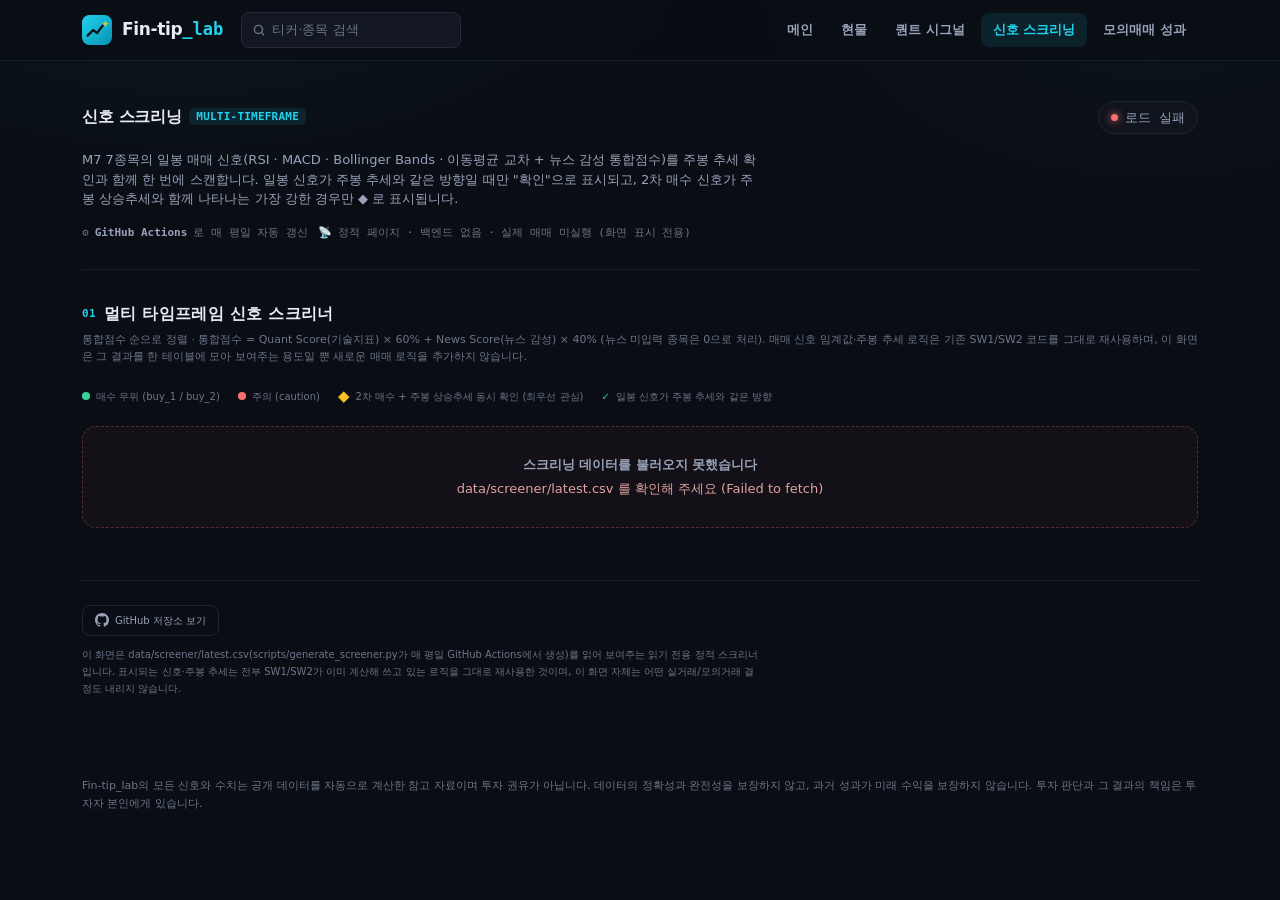
<file: docs/screener.html>
<!DOCTYPE html>
<html lang="ko">
<head>
<meta charset="UTF-8">
<meta name="viewport" content="width=device-width, initial-scale=1.0">
<title>Fin-tip_lab — 신호 스크리닝</title>
<link rel="icon" href="assets/logo.svg" type="image/svg+xml">
<link rel="stylesheet" href="assets/site.css">
<script src="assets/site.js" defer></script>
<style>
  :root{
    --bg:#0a0d14;
    --bg-elevated:#10141d;
    --bg-card:#121722;
    --bg-card-hover:#151b28;
    --border:#1f2632;
    --border-soft:#181e29;
    --text-primary:#e8ebf1;
    --text-secondary:#98a2b8;
    --text-muted:#6b7688;
    --accent:#22d3ee;
    --accent-dim:#0e7490;
    --accent-soft:rgba(34,211,238,0.1);
    --green:#34d399;
    --green-dim:rgba(52,211,153,0.14);
    --red:#f87171;
    --red-dim:rgba(248,113,113,0.14);
    --amber:#fbbf24;
    --amber-dim:rgba(251,191,36,0.14);
    --gold:#fbbf24;
    --gold-dim:rgba(251,191,36,0.14);
    --radius:14px;
    --radius-sm:9px;
    --mono: 'SF Mono', 'Roboto Mono', 'Consolas', 'Menlo', monospace;
    --sans: -apple-system, BlinkMacSystemFont, 'Segoe UI', 'Apple SD Gothic Neo', 'Malgun Gothic', 'Noto Sans KR', system-ui, sans-serif;
    --fs-xs:10px;
    --fs-sm:11px;
    --fs-base:13px;
    --fs-lg:16px;
    --fs-hero:28px;
  }

  *{box-sizing:border-box;}
  html{background:var(--bg);}
  body{
    margin:0;
    background:var(--bg);
    background-image:
      radial-gradient(ellipse 900px 500px at 15% -10%, rgba(34,211,238,0.06), transparent 60%),
      radial-gradient(ellipse 700px 400px at 90% 0%, rgba(52,211,153,0.04), transparent 60%);
    background-attachment:fixed;
    color:var(--text-primary);
    font-family:var(--sans);
    -webkit-font-smoothing:antialiased;
    line-height:1.5;
  }
  .wrap{ max-width:1180px; margin:0 auto; padding: 28px 20px 60px; }
  @media (min-width:640px){ .wrap{ padding: 40px 32px 80px; } }

  a{color:var(--accent);}
  a:focus-visible, button:focus-visible{ outline:2px solid var(--accent); outline-offset:2px; border-radius:4px; }

  /* ---------- Header ---------- */
  header.top{
    display:flex;
    flex-direction:column;
    gap:16px;
    padding-bottom:28px;
    margin-bottom:32px;
    border-bottom:1px solid var(--border-soft);
  }
  .brand-row{ display:flex; align-items:center; justify-content:space-between; gap:12px; flex-wrap:wrap; }
  .brand{ display:flex; align-items:center; gap:12px; }
  .brand-mark{
    width:38px;height:38px;border-radius:10px;
    background:linear-gradient(135deg, var(--accent), #0891b2);
    display:flex;align-items:center;justify-content:center;
    flex-shrink:0;
    box-shadow:0 0 24px rgba(34,211,238,0.25);
  }
  .brand-mark svg{width:20px;height:20px;}
  .brand-name{ font-size:var(--fs-lg); font-weight:700; letter-spacing:-0.02em; color:var(--text-primary); }
  .brand-name .mono-tag{
    font-family:var(--mono); font-size:var(--fs-sm); font-weight:600; color:var(--accent);
    background:var(--accent-soft); padding:2px 7px; border-radius:5px; margin-left:8px;
    vertical-align:2px; letter-spacing:0.02em;
  }
  .status-pill{
    display:inline-flex; align-items:center; gap:7px;
    font-size:var(--fs-base); font-family:var(--mono); color:var(--text-secondary);
    background:var(--bg-elevated); border:1px solid var(--border); padding:6px 12px;
    border-radius:999px; white-space:nowrap;
  }
  .status-dot{
    width:7px;height:7px;border-radius:50%; background:var(--green);
    box-shadow:0 0 8px var(--green); animation:pulse-dot 2.2s ease-in-out infinite; flex-shrink:0;
  }
  .status-dot.stale{ background:var(--amber); box-shadow:0 0 8px var(--amber); }
  .status-dot.error{ background:var(--red); box-shadow:0 0 8px var(--red); animation:none; }
  @keyframes pulse-dot{ 0%,100%{opacity:1;} 50%{opacity:0.35;} }
  .desc{ font-size:var(--fs-base); color:var(--text-secondary); max-width:680px; }
  .meta-row{ display:flex; flex-wrap:wrap; gap:10px; font-size:var(--fs-sm); color:var(--text-muted); font-family:var(--mono); }
  .meta-row span{ display:flex;align-items:center;gap:6px; }
  .meta-row b{ color:var(--text-secondary); font-weight:600; }
  .nav-link{
    display:inline-flex; align-items:center; gap:7px;
    font-size:var(--fs-sm); font-weight:600; color:var(--text-secondary);
    background:var(--bg-elevated); border:1px solid var(--border);
    padding:7px 14px; border-radius:999px; text-decoration:none; white-space:nowrap;
    transition:border-color .15s ease, color .15s ease;
  }
  .nav-link:hover{ border-color:var(--accent); color:var(--accent); }
  .nav-link.primary{ color:#0a0d14; background:var(--accent); border-color:var(--accent); }
  .nav-link.primary:hover{ opacity:0.85; color:#0a0d14; }

  /* ---------- Section shell ---------- */
  section{ margin-bottom:52px; }
  .section-head{ display:flex; align-items:baseline; justify-content:space-between; gap:12px; margin-bottom:6px; flex-wrap:wrap; }
  .section-title{ font-size:var(--fs-lg); font-weight:700; letter-spacing:0.02em; display:flex; align-items:center; gap:8px; }
  .section-title .idx{ font-family:var(--mono); color:var(--accent); font-size:var(--fs-sm); font-weight:600; }
  .section-sub{ font-size:var(--fs-sm); color:var(--text-muted); margin-bottom:20px; }

  /* ---------- Loading / error / empty states ---------- */
  .state-box{
    border:1px dashed var(--border); border-radius:var(--radius); padding:28px 20px;
    text-align:center; color:var(--text-muted); font-size:var(--fs-base); background:var(--bg-elevated);
  }
  .state-box.error{ border-color:rgba(248,113,113,0.3); color:#e0a3a3; background:rgba(248,113,113,0.04); }
  .state-box .state-title{ color:var(--text-secondary); font-weight:600; font-size:var(--fs-base); margin-bottom:5px; }
  .spinner{
    width:16px;height:16px; border-radius:50%; border:2px solid var(--border); border-top-color:var(--accent);
    animation:spin 0.8s linear infinite; display:inline-block; vertical-align:-3px; margin-right:8px;
  }
  @keyframes spin{ to{ transform:rotate(360deg); } }

  /* ---------- Legend ---------- */
  .legend{
    display:flex; flex-wrap:wrap; gap:10px 18px; margin-bottom:18px;
    font-size:var(--fs-xs); color:var(--text-muted);
  }
  .legend span{ display:inline-flex; align-items:center; gap:6px; }
  .legend .dot{ display:inline-block; width:8px; height:8px; border-radius:50%; }

  /* ---------- Screener table ---------- */
  .table-scroll{
    background:var(--bg-card); border:1px solid var(--border); border-radius:var(--radius);
    overflow-x:auto;
  }
  table.screener{ width:100%; border-collapse:collapse; min-width:860px; font-size:var(--fs-base); }
  table.screener thead th{
    text-align:left; font-size:var(--fs-xs); color:var(--text-muted); text-transform:uppercase;
    letter-spacing:0.05em; font-weight:600; padding:12px 14px; border-bottom:1px solid var(--border);
    background:var(--bg-elevated); white-space:nowrap; position:sticky; top:0;
  }
  table.screener tbody td{
    padding:12px 14px; border-bottom:1px solid var(--border-soft); white-space:nowrap; vertical-align:middle;
  }
  table.screener tbody tr:last-child td{ border-bottom:none; }
  table.screener tbody tr{ transition:background .12s ease; }
  table.screener tbody tr:hover{ background:var(--bg-card-hover); }
  table.screener tbody tr.diamond-row{ background:rgba(251,191,36,0.045); }
  table.screener tbody tr.diamond-row:hover{ background:rgba(251,191,36,0.09); }

  .cell-ticker{ font-family:var(--mono); font-weight:700; }
  .cell-ticker-name{ font-size:var(--fs-sm); color:var(--text-muted); font-weight:400; display:block; margin-top:1px; }
  .cell-price{ font-family:var(--mono); font-weight:600; }
  .cell-price-sub{ display:block; font-size:var(--fs-sm); color:var(--text-muted); font-family:var(--mono); margin-top:1px; }
  .cell-mono{ font-family:var(--mono); }
  .cell-mono.pos{ color:var(--green); }
  .cell-mono.neg{ color:var(--red); }

  .score-bar-wrap{ display:flex; align-items:center; gap:8px; }
  .score-bar-track{ position:relative; width:64px; height:6px; border-radius:4px; background:#1c2432; overflow:hidden; flex-shrink:0; }
  .score-bar-mid{ position:absolute; left:50%; top:-3px; bottom:-3px; width:1px; background:var(--border); }
  .score-bar-fill{ position:absolute; top:0; bottom:0; border-radius:4px; }
  .score-bar-fill.pos{ background:linear-gradient(90deg, rgba(52,211,153,0.5), var(--green)); left:50%; }
  .score-bar-fill.neg{ background:linear-gradient(90deg, var(--red), rgba(248,113,113,0.5)); right:50%; }
  .score-num{ font-family:var(--mono); font-weight:700; font-size:var(--fs-base); min-width:44px; text-align:right; }
  .score-num.pos{ color:var(--green); } .score-num.neg{ color:var(--red); } .score-num.neu{ color:var(--text-secondary); }

  .badge{
    display:inline-flex; align-items:center; gap:4px; font-size:var(--fs-xs); font-weight:700;
    padding:3px 9px; border-radius:5px; font-family:var(--mono); white-space:nowrap;
  }
  .badge.buy2{ background:var(--green-dim); color:var(--green); }
  .badge.buy1{ background:rgba(52,211,153,0.08); color:var(--green); border:1px solid var(--green-dim); }
  .badge.hold{ background:var(--bg-elevated); color:var(--text-muted); border:1px solid var(--border-soft); }
  .badge.caution{ background:var(--red-dim); color:var(--red); }

  .tag{ display:inline-flex; align-items:center; gap:4px; font-size:var(--fs-xs); font-weight:700; padding:2px 8px; border-radius:5px; font-family:var(--mono); }
  .tag.up{ background:var(--green-dim); color:var(--green); }
  .tag.down{ background:var(--red-dim); color:var(--red); }
  .tag.flat{ background:var(--bg-elevated); color:var(--text-secondary); border:1px solid var(--border-soft); }
  .tag.unknown{ background:var(--bg-elevated); color:var(--text-muted); border:1px solid var(--border-soft); }

  .confirm-check{ color:var(--green); font-weight:700; }
  .confirm-dash{ color:var(--text-muted); }

  .diamond-mark{ color:var(--gold); font-weight:700; font-size:15px; }
  .diamond-badge{
    display:inline-flex; align-items:center; gap:5px; font-size:var(--fs-xs); font-weight:700;
    padding:3px 9px; border-radius:5px; font-family:var(--mono);
    background:var(--gold-dim); color:var(--gold); border:1px solid rgba(251,191,36,0.3);
  }

  footer{
    margin-top:40px; padding-top:24px; border-top:1px solid var(--border-soft);
    display:flex; flex-direction:column; gap:10px; font-size:var(--fs-xs); color:var(--text-muted);
  }
  footer .repo-link{
    display:inline-flex; align-items:center; gap:6px; color:var(--text-secondary); text-decoration:none;
    border:1px solid var(--border); padding:7px 12px; border-radius:8px; width:fit-content;
    transition:border-color .15s ease, color .15s ease;
  }
  footer .repo-link:hover{ border-color:var(--accent); color:var(--accent); }
  footer .foot-note{ line-height:1.7; max-width:680px; }

  @media (max-width:380px){
    .brand-name{ font-size:14px; }
  }
</style>
</head>
<body>
<div class="wrap">

  <header class="top">
    <div class="brand-row">
      <div class="brand">
        <div class="brand-mark">
          <svg viewBox="0 0 24 24" fill="none"><path d="M3 16 L9 10 L13 14 L21 5" stroke="#0a0d14" stroke-width="2.4" stroke-linecap="round" stroke-linejoin="round"/></svg>
        </div>
        <div>
          <div class="brand-name">신호 스크리닝<span class="mono-tag">MULTI-TIMEFRAME</span></div>
        </div>
      </div>
      <div class="status-pill"><span class="status-dot" id="status-dot"></span><span id="last-updated">데이터 불러오는 중…</span></div>
    </div>
    <div class="desc">M7 7종목의 일봉 매매 신호(RSI · MACD · Bollinger Bands · 이동평균 교차 + 뉴스 감성 통합점수)를 주봉 추세 확인과 함께 한 번에 스캔합니다. 일봉 신호가 주봉 추세와 같은 방향일 때만 "확인"으로 표시되고, 2차 매수 신호가 주봉 상승추세와 함께 나타나는 가장 강한 경우만 ◆ 로 표시됩니다.</div>
    <div class="meta-row">
      <span>⚙ <b>GitHub Actions</b>로 매 평일 자동 갱신</span>
      <span>📡 정적 페이지 · 백엔드 없음 · 실제 매매 미실행 (화면 표시 전용)</span>
    </div>
  </header>

  <section id="screener-section">
    <div class="section-head">
      <div class="section-title"><span class="idx">01</span> 멀티 타임프레임 신호 스크리너</div>
    </div>
    <div class="section-sub">통합점수 순으로 정렬 · 통합점수 = Quant Score(기술지표) × 60% + News Score(뉴스 감성) × 40% (뉴스 미입력 종목은 0으로 처리). 매매 신호 임계값·주봉 추세 로직은 기존 SW1/SW2 코드를 그대로 재사용하며, 이 화면은 그 결과를 한 테이블에 모아 보여주는 용도일 뿐 새로운 매매 로직을 추가하지 않습니다.</div>

    <div class="legend">
      <span><span class="dot" style="background:var(--green);"></span>매수 우위 (buy_1 / buy_2)</span>
      <span><span class="dot" style="background:var(--red);"></span>주의 (caution)</span>
      <span><span class="diamond-mark">◆</span> 2차 매수 + 주봉 상승추세 동시 확인 (최우선 관심)</span>
      <span><span class="confirm-check">✓</span> 일봉 신호가 주봉 추세와 같은 방향</span>
    </div>

    <div id="screener-content">
      <div class="state-box"><span class="spinner"></span>스크리닝 데이터를 불러오는 중입니다…</div>
    </div>
  </section>

  <footer>
    <a class="repo-link" href="https://github.com/Hyunwoo-Ml/trading-strategy-lab" target="_blank" rel="noopener">
      <svg width="14" height="14" viewBox="0 0 16 16" fill="currentColor"><path d="M8 0C3.58 0 0 3.58 0 8c0 3.54 2.29 6.53 5.47 7.59.4.07.55-.17.55-.38 0-.19-.01-.82-.01-1.49-2.01.37-2.53-.49-2.69-.94-.09-.23-.48-.94-.82-1.13-.28-.15-.68-.52-.01-.53.63-.01 1.08.58 1.23.82.72 1.21 1.87.87 2.33.66.07-.52.28-.87.51-1.07-1.78-.2-3.64-.89-3.64-3.95 0-.87.31-1.59.82-2.15-.08-.2-.36-1.02.08-2.12 0 0 .67-.21 2.2.82.64-.18 1.32-.27 2-.27.68 0 1.36.09 2 .27 1.53-1.04 2.2-.82 2.2-.82.44 1.1.16 1.92.08 2.12.51.56.82 1.27.82 2.15 0 3.07-1.87 3.75-3.65 3.95.29.25.54.73.54 1.48 0 1.07-.01 1.93-.01 2.2 0 .21.15.46.55.38A8.01 8.01 0 0 0 16 8c0-4.42-3.58-8-8-8z"/></svg>
      GitHub 저장소 보기
    </a>
    <div class="foot-note">이 화면은 data/screener/latest.csv(scripts/generate_screener.py가 매 평일 GitHub Actions에서 생성)를 읽어 보여주는 읽기 전용 정적 스크리너입니다. 표시되는 신호·주봉 추세는 전부 SW1/SW2가 이미 계산해 쓰고 있는 로직을 그대로 재사용한 것이며, 이 화면 자체는 어떤 실거래/모의거래 결정도 내리지 않습니다.</div>
  </footer>

</div>

<script>
(function(){
  "use strict";

  var BASE = "https://raw.githubusercontent.com/Hyunwoo-Ml/trading-strategy-lab/main/";
  var SCREENER_URL = BASE + "data/screener/latest.csv";
  var STALE_THRESHOLD_DAYS = 4; // mirrors index.html's collect-daily-data.yml cadence assumption

  var TICKER_NAMES = {
    AAPL: "Apple Inc.",
    MSFT: "Microsoft Corp.",
    GOOGL: "Alphabet Inc.",
    AMZN: "Amazon.com Inc.",
    NVDA: "NVIDIA Corp.",
    META: "Meta Platforms",
    TSLA: "Tesla Inc."
  };

  function pipelineDaysStale(lastRunDate){
    var a = Date.UTC(lastRunDate.getUTCFullYear(), lastRunDate.getUTCMonth(), lastRunDate.getUTCDate());
    var now = new Date();
    var b = Date.UTC(now.getUTCFullYear(), now.getUTCMonth(), now.getUTCDate());
    return Math.round((b - a) / 86400000);
  }

  function fmtNum(v, digits){
    if(v === null || v === undefined || isNaN(v)) return "—";
    return Number(v).toLocaleString("en-US", { minimumFractionDigits:digits, maximumFractionDigits:digits });
  }
  function parseNumOrNull(s){
    if(s === undefined || s === null) return null;
    var t = String(s).trim();
    if(t === "" || t.toLowerCase() === "nan") return null;
    var n = parseFloat(t);
    return isNaN(n) ? null : n;
  }
  function parseBoolOrNull(s){
    var t = String(s === undefined || s === null ? "" : s).trim().toLowerCase();
    if(t === "true") return true;
    if(t === "false") return false;
    return null;
  }
  function escapeHtml(s){
    return String(s).replace(/[&<>"']/g, function(c){
      return { "&":"&amp;", "<":"&lt;", ">":"&gt;", '"':"&quot;", "'":"&#39;" }[c];
    });
  }

  /* Quote-aware CSV parser: weekly_trend_reason contains commas, which
     pandas wraps in double quotes. */
  function splitCSVLine(line){
    var cells = [], cur = "", inQuotes = false;
    for(var i=0;i<line.length;i++){
      var c = line[i];
      if(inQuotes){
        if(c === '"'){
          if(line[i+1] === '"'){ cur += '"'; i++; }
          else { inQuotes = false; }
        } else { cur += c; }
      } else if(c === '"'){
        inQuotes = true;
      } else if(c === ","){
        cells.push(cur); cur = "";
      } else {
        cur += c;
      }
    }
    cells.push(cur);
    return cells;
  }
  function parseCSV(text){
    if(!text) return [];
    var lines = text.replace(/\r\n/g,"\n").split("\n").filter(function(l){ return l.trim().length > 0; });
    if(lines.length < 1) return [];
    var headers = splitCSVLine(lines[0]).map(function(h){ return h.trim(); });
    var rows = [];
    for(var i=1;i<lines.length;i++){
      var cells = splitCSVLine(lines[i]);
      var row = {};
      for(var j=0;j<headers.length;j++){
        row[headers[j]] = cells[j] !== undefined ? cells[j].trim() : "";
      }
      rows.push(row);
    }
    return rows;
  }

  function fetchText(url){
    return fetch(url, { cache:"no-store" }).then(function(res){
      if(!res.ok) throw new Error("HTTP " + res.status);
      return res.text();
    });
  }

  function stateBox(title, sub, isError){
    return '<div class="state-box' + (isError ? ' error' : '') + '">' +
      '<div class="state-title">' + escapeHtml(title) + '</div>' +
      (sub ? '<div>' + escapeHtml(sub) + '</div>' : '') +
    '</div>';
  }

  function signalBadge(signal){
    var map = {
      buy_2: { label:"2차 매수", cls:"buy2" },
      buy_1: { label:"1차 매수", cls:"buy1" },
      caution: { label:"주의", cls:"caution" },
      hold: { label:"관망", cls:"hold" }
    };
    var m = map[signal] || { label: signal || "—", cls:"hold" };
    return '<span class="badge ' + m.cls + '">' + escapeHtml(m.label) + '</span>';
  }

  function weeklyTrendTag(trend, reason){
    var map = {
      up: { label:"상승", cls:"up" },
      down: { label:"하락", cls:"down" },
      flat: { label:"횡보", cls:"flat" }
    };
    var m = map[trend];
    if(!m) return '<span class="tag unknown">데이터 부족</span>';
    var title = reason ? ' title="' + escapeHtml(reason) + '"' : '';
    return '<span class="tag ' + m.cls + '"' + title + '>' + escapeHtml(m.label) + '</span>';
  }

  function rsiCell(rsi){
    if(rsi === null) return '<span class="cell-mono">—</span>';
    var cls = rsi >= 70 ? "neg" : (rsi <= 30 ? "pos" : "");
    return '<span class="cell-mono ' + cls + '">' + rsi.toFixed(1) + '</span>';
  }
  function macdCell(macd){
    if(macd === null) return '<span class="cell-mono">—</span>';
    var cls = macd >= 0 ? "pos" : "neg";
    var arrow = macd >= 0 ? "▲" : "▼";
    return '<span class="cell-mono ' + cls + '">' + arrow + ' ' + macd.toFixed(3) + '</span>';
  }
  function bbCell(bb){
    if(bb === null) return '<span class="cell-mono">—</span>';
    var suffix = bb >= 0.8 ? " 상단권" : (bb <= 0.2 ? " 하단권" : "");
    return '<span class="cell-mono">' + bb.toFixed(2) + suffix + '</span>';
  }
  function maCrossCell(v){
    var t = (v || "").toLowerCase().trim();
    if(t === "golden") return '<span class="tag up">▲ 골든</span>';
    if(t === "dead") return '<span class="tag down">▼ 데드</span>';
    return '<span class="cell-mono">—</span>';
  }

  function scoreBar(v){
    var cls = v === null ? "neu" : (v >= 0 ? "pos" : "neg");
    var numStr = v === null ? "—" : (v>=0?"+":"") + v.toFixed(2);
    var track = '<div class="score-bar-track"><div class="score-bar-mid"></div>';
    if(v !== null){
      var clamped = Math.max(-1, Math.min(1, v));
      var pct = Math.abs(clamped) * 50;
      track += '<div class="score-bar-fill ' + (clamped>=0?"pos":"neg") + '" style="width:' + pct.toFixed(1) + '%;"></div>';
    }
    track += '</div>';
    return '<div class="score-bar-wrap">' + track + '<span class="score-num ' + cls + '">' + numStr + '</span></div>';
  }

  function buildRow(row){
    var ticker = row.ticker || "?";
    var close = parseNumOrNull(row.close);
    var rsi = parseNumOrNull(row.rsi);
    var macd = parseNumOrNull(row.macd_hist);
    var bb = parseNumOrNull(row.bb_pct_b);
    var integrated = parseNumOrNull(row.integrated_score);
    var confirmed = parseBoolOrNull(row.confirmed);
    var diamond = parseBoolOrNull(row.diamond);
    var weeklyTrend = (row.weekly_trend || "").trim();

    var confirmCell = diamond
      ? '<span class="diamond-badge">◆ 다중확인</span>'
      : (confirmed ? '<span class="confirm-check">✓ 주봉확인</span>' : '<span class="confirm-dash">—</span>');

    return '<tr class="' + (diamond ? "diamond-row" : "") + '">' +
      '<td><span class="cell-ticker">' + escapeHtml(ticker) + (diamond ? ' <span class="diamond-mark">◆</span>' : '') + '</span>' +
        '<span class="cell-ticker-name">' + escapeHtml(TICKER_NAMES[ticker] || "") + '</span></td>' +
      '<td><span class="cell-price">' + (close===null?"—":"$" + fmtNum(close,2)) + '</span>' +
        '<span class="cell-price-sub">' + escapeHtml(row.date || "") + '</span></td>' +
      '<td>' + signalBadge(row.signal) + '</td>' +
      '<td>' + scoreBar(integrated) + '</td>' +
      '<td>' + rsiCell(rsi) + '</td>' +
      '<td>' + macdCell(macd) + '</td>' +
      '<td>' + bbCell(bb) + '</td>' +
      '<td>' + maCrossCell(row.ma_cross) + '</td>' +
      '<td>' + weeklyTrendTag(weeklyTrend, row.weekly_trend_reason) + '</td>' +
      '<td>' + confirmCell + '</td>' +
    '</tr>';
  }

  function renderTable(rows){
    rows = rows.slice().sort(function(a,b){
      var sa = parseNumOrNull(a.integrated_score);
      var sb = parseNumOrNull(b.integrated_score);
      if(sa === null) sa = -Infinity;
      if(sb === null) sb = -Infinity;
      return sb - sa;
    });
    var body = rows.map(buildRow).join("");
    return '<div class="table-scroll"><table class="screener">' +
      '<thead><tr>' +
        '<th>종목</th><th>현재가</th><th>일봉 신호</th><th>통합점수</th><th>RSI(14)</th>' +
        '<th>MACD Hist</th><th>BB %B</th><th>MA 교차</th><th>주봉 추세</th><th>확인</th>' +
      '</tr></thead>' +
      '<tbody>' + body + '</tbody>' +
    '</table></div>';
  }

  function updateStatusPill(rows){
    var dot = document.getElementById("status-dot");
    var label = document.getElementById("last-updated");
    var dates = rows.map(function(r){ return r.date; }).filter(Boolean).sort();
    if(dates.length === 0){
      dot.className = "status-dot error";
      label.textContent = "날짜 정보 없음";
      return;
    }
    var lastDate = dates[dates.length - 1];
    var parsed = new Date(lastDate + "T00:00:00Z");
    if(isNaN(parsed.getTime())){
      dot.className = "status-dot";
      label.textContent = lastDate + " 기준";
      return;
    }
    var staleDays = pipelineDaysStale(parsed);
    if(staleDays > STALE_THRESHOLD_DAYS){
      dot.className = "status-dot stale";
      label.textContent = lastDate + " 기준 (" + staleDays + "일 경과 — 갱신 지연 가능)";
    } else {
      dot.className = "status-dot";
      label.textContent = lastDate + " 기준";
    }
  }

  function loadScreener(){
    var el = document.getElementById("screener-content");
    fetchText(SCREENER_URL).then(function(text){
      var rows = parseCSV(text);
      if(rows.length === 0){
        el.innerHTML = stateBox("스크리닝 데이터가 아직 없습니다", "data/screener/latest.csv 가 아직 생성되지 않았습니다 — 다음 collect-daily-data 실행을 기다려 주세요.");
        document.getElementById("status-dot").className = "status-dot error";
        document.getElementById("last-updated").textContent = "데이터 없음";
        return;
      }
      el.innerHTML = renderTable(rows);
      updateStatusPill(rows);
    }).catch(function(err){
      el.innerHTML = stateBox("스크리닝 데이터를 불러오지 못했습니다", "data/screener/latest.csv 를 확인해 주세요 (" + err.message + ")", true);
      document.getElementById("status-dot").className = "status-dot error";
      document.getElementById("last-updated").textContent = "로드 실패";
    });
  }

  loadScreener();
})();
</script>
</body>
</html>
</file>
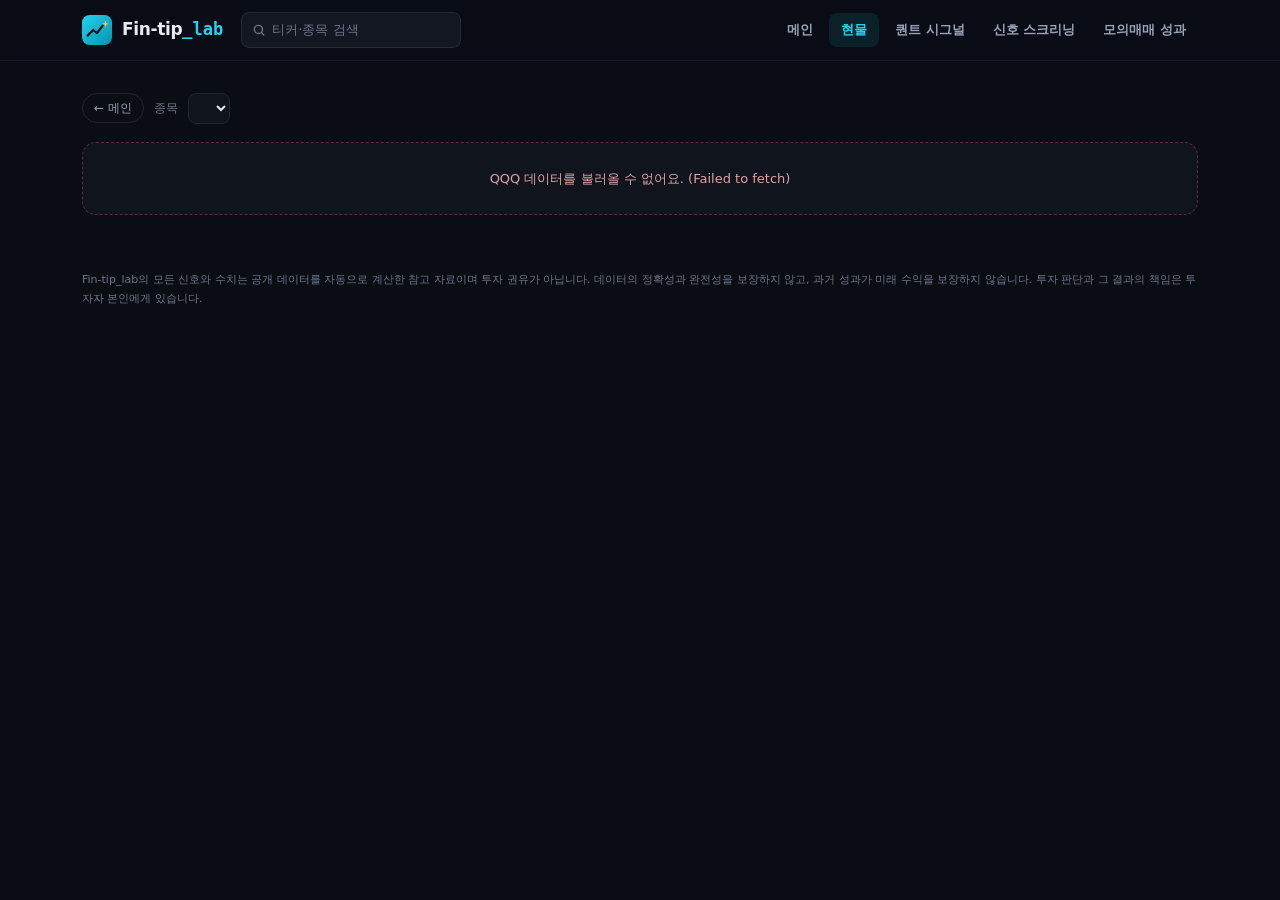
<file: docs/ticker.html>
<!DOCTYPE html>
<html lang="ko">
<head>
<meta charset="UTF-8">
<meta name="viewport" content="width=device-width, initial-scale=1.0">
<title>Fin-tip_lab — 현물</title>
<link rel="icon" href="assets/logo.svg" type="image/svg+xml">
<link rel="stylesheet" href="assets/site.css">
<script src="assets/site.js" defer></script>
<style>
  :root{
    --bg:#0a0d14; --bg-elevated:#10141d; --bg-card:#121722; --bg-card-hover:#151b28;
    --border:#1f2632; --border-soft:#181e29;
    --text-primary:#e8ebf1; --text-secondary:#98a2b8; --text-muted:#6b7688;
    --accent:#22d3ee; --accent-soft:rgba(34,211,238,0.1);
    --green:#34d399; --green-dim:rgba(52,211,153,0.14);
    --red:#f87171; --red-dim:rgba(248,113,113,0.14);
    --amber:#fbbf24; --amber-dim:rgba(251,191,36,0.14);
    --radius:14px;
    --mono:'SF Mono','Roboto Mono','Consolas','Menlo',monospace;
    --sans:-apple-system,BlinkMacSystemFont,'Segoe UI','Apple SD Gothic Neo','Malgun Gothic','Noto Sans KR',system-ui,sans-serif;
  }
  *{box-sizing:border-box;}
  html{background:var(--bg);}
  body{margin:0;background:var(--bg);color:var(--text-primary);font-family:var(--sans);-webkit-font-smoothing:antialiased;line-height:1.5;}
  .wrap{max-width:1180px;margin:0 auto;padding:24px 16px 40px;}
  @media (min-width:640px){ .wrap{padding:32px 32px 56px;} }
  a{color:var(--accent);}
  .muted{color:var(--text-muted);} .num{font-family:var(--mono);}
  .up{color:var(--green);} .down{color:var(--red);} .flat{color:var(--text-secondary);}

  .topbar{display:flex;gap:10px;align-items:center;flex-wrap:wrap;margin-bottom:18px;}
  .back{font-size:12px;color:var(--text-secondary);text-decoration:none;border:1px solid var(--border);border-radius:999px;padding:5px 11px;}
  .back:hover{color:var(--accent);border-color:var(--accent);}
  select{font:inherit;font-size:13px;color:var(--text-primary);background:var(--bg-elevated);border:1px solid var(--border);border-radius:8px;padding:6px 10px;max-width:100%;}

  .hero{display:flex;justify-content:space-between;align-items:flex-end;gap:16px;flex-wrap:wrap;margin-bottom:18px;}
  .hero h1{margin:0;font-size:26px;font-weight:800;letter-spacing:-0.02em;font-family:var(--mono);}
  .hero .name{font-size:13px;color:var(--text-secondary);}
  .price{font-family:var(--mono);font-size:26px;font-weight:800;text-align:right;}
  .price small{display:block;font-size:13px;font-weight:600;}
  .asof{font-size:11px;color:var(--text-muted);text-align:right;}

  .grid{display:grid;grid-template-columns:1fr;gap:12px;margin-bottom:12px;}
  @media (min-width:900px){ .grid.two{grid-template-columns:1.6fr 1fr;} .grid.half{grid-template-columns:1fr 1fr;} }
  .card{background:var(--bg-card);border:1px solid var(--border);border-radius:var(--radius);padding:15px 16px;min-width:0;}
  .card h2{font-size:13px;font-weight:800;margin:0 0 10px;color:var(--text-secondary);display:flex;justify-content:space-between;align-items:center;gap:8px;flex-wrap:wrap;}
  .rows{display:grid;gap:4px;}
  .row{display:flex;justify-content:space-between;gap:10px;font-size:12.5px;color:var(--text-secondary);}
  .row b{font-family:var(--mono);color:var(--text-primary);font-weight:600;white-space:nowrap;}
  .note{font-size:11px;color:var(--text-muted);margin-top:10px;line-height:1.6;}
  .pill{display:inline-block;font-size:11px;font-weight:700;padding:2px 8px;border-radius:999px;white-space:nowrap;}
  .pill.good{background:var(--green-dim);color:var(--green);} .pill.bad{background:var(--red-dim);color:var(--red);}
  .pill.mid{background:var(--bg-elevated);color:var(--text-secondary);border:1px solid var(--border);} .pill.warn{background:var(--amber-dim);color:var(--amber);}

  .big-score{font-family:var(--mono);font-size:30px;font-weight:800;}
  .comp{display:grid;grid-template-columns:auto 1fr auto;gap:6px 10px;align-items:center;font-size:12px;color:var(--text-secondary);margin-top:8px;}
  .bar{position:relative;height:6px;border-radius:4px;background:#1c2432;}
  .bar i{position:absolute;top:0;bottom:0;border-radius:4px;}
  .bar .mid{position:absolute;left:50%;top:-3px;bottom:-3px;width:1px;background:var(--border);}

  svg text{font-family:var(--mono);}
  .chart-wrap{width:100%;overflow:hidden;}
  .legend{display:flex;gap:12px;flex-wrap:wrap;font-size:11px;color:var(--text-muted);margin-top:6px;}
  .legend span::before{content:"";display:inline-block;width:12px;height:2px;margin-right:5px;vertical-align:middle;background:currentColor;}

  table{width:100%;border-collapse:collapse;font-size:12.5px;}
  table.sigtable{min-width:640px;} table.sigtable td:first-child{min-width:190px;} table.sigtable td:nth-child(2){white-space:nowrap;}
  th{text-align:left;font-size:11px;color:var(--text-muted);font-weight:600;padding:7px 8px;border-bottom:1px solid var(--border);white-space:nowrap;}
  td{padding:7px 8px;border-bottom:1px solid var(--border-soft);vertical-align:top;}
  tr:last-child td{border-bottom:none;}
  tr.recent td{background:rgba(34,211,238,0.05);}
  .scroll{overflow-x:auto;}
  .sig{display:inline-block;font-size:11px;font-weight:700;padding:1px 7px;border-radius:6px;white-space:nowrap;}
  .sig.strong_buy{background:var(--amber-dim);color:var(--amber);} .sig.buy{background:var(--green-dim);color:var(--green);}
  .sig.sell{background:var(--red-dim);color:var(--red);} .sig.caution{background:var(--bg-elevated);color:var(--amber);border:1px solid var(--amber-dim);}
  .news-row{padding:8px 0;border-top:1px solid var(--border-soft);}
  .news-row:first-child{border-top:0;padding-top:0;}
  .news-row a{color:var(--text-primary);text-decoration:none;font-size:13px;font-weight:600;line-height:1.45;}
  .news-row a:hover{color:var(--accent);}
  .news-row .meta{font-size:11px;color:var(--text-muted);display:flex;gap:6px;align-items:center;flex-wrap:wrap;margin-top:2px;}
  .score-row{display:grid;grid-template-columns:auto 1fr auto;gap:10px;align-items:center;font-size:12px;color:var(--text-secondary);margin-top:6px;}
  .dots{display:flex;gap:3px;} .dots i{width:14px;height:6px;border-radius:3px;background:#1c2432;} .dots i.on{background:var(--accent);}
  table.cons{min-width:560px;} table.cons td.num, table.cons th.num{text-align:right;font-family:var(--mono);}
  .state-box{border:1px dashed var(--border);border-radius:var(--radius);padding:26px 18px;text-align:center;color:var(--text-muted);font-size:13px;background:var(--bg-elevated);}
  .state-box.error{border-color:rgba(248,113,113,0.3);color:#e0a3a3;}
</style>
</head>
<body>
<div class="wrap">
  <div class="topbar">
    <a class="back" href="index.html">← 메인</a>
    <label class="muted" for="picker" style="font-size:12px">종목</label>
    <select id="picker" aria-label="종목 선택"></select>
  </div>
  <div id="content"><div class="state-box">종목 데이터를 불러오는 중…</div></div>
</div>

<script>
(function(){
  "use strict";
  var BASE = "https://raw.githubusercontent.com/Hyunwoo-Ml/trading-strategy-lab/main/data/market/";
  var TREND_LABEL = {very_strong:"매우 강세", strong:"강세", neutral:"중립", weak:"약세", very_weak:"매우 약세"};
  var SIG_KIND = {strong_buy:"◆ 강력매수", buy:"매수", sell:"매도", caution:"주의"};
  var COMP_LABEL = {short:"20일선 대비", mid:"50일선 대비", long:"200일선 대비", stack:"이동평균 배열", momentum:"20일 모멘텀"};
  var GAMMA = {positive:["양감마 · 변동을 누그러뜨리는 쪽","good"], negative:["음감마 · 변동을 키우는 쪽","bad"], flip:["감마 플립 근처 · 성격이 바뀌는 경계","warn"]};

  function esc(s){ return String(s == null ? "" : s).replace(/[&<>"']/g, function(c){ return {"&":"&amp;","<":"&lt;",">":"&gt;",'"':"&quot;","'":"&#39;"}[c]; }); }
  function num(v, d){ return (v == null || isNaN(v)) ? "—" : Number(v).toLocaleString("en-US",{minimumFractionDigits:d,maximumFractionDigits:d}); }
  function signed(v, d, u){ if (v == null || isNaN(v)) return "—"; return (v > 0 ? "+" : "") + num(v, d) + (u || ""); }
  function cls(v){ return v == null ? "flat" : v > 0 ? "up" : v < 0 ? "down" : "flat"; }
  function money(v){ if (v == null) return "—"; var a = Math.abs(v), s = v < 0 ? "−" : "";
    return s + "$" + (a >= 1e9 ? num(a/1e9, 2) + "B" : a >= 1e6 ? num(a/1e6, 1) + "M" : a >= 1e3 ? num(a/1e3, 0) + "K" : num(a, 0)); }
  function pctFrom(level, close){ return level == null || !close ? null : (level / close - 1) * 100; }
  function fetchJSON(path){ return fetch(BASE + path, {cache:"no-store"}).then(function(r){ if (!r.ok) throw new Error("HTTP " + r.status); return r.json(); }); }

  /* ---------- price chart (1y close + option levels) ---------- */
  function priceChart(d){
    var pts = d.chart || []; if (pts.length < 2) return '<div class="muted">차트 데이터 없음</div>';
    var o = d.options || {}, W = 760, H = 260, L = 8, R = 64, T = 10, B = 22;
    var levels = [
      ["콜월", o.call_wall, "#34d399"], ["풋월", o.put_wall, "#f87171"], ["감마 플립", o.gamma_flip, "#fbbf24"]
    ].filter(function(x){ return x[1] != null; });
    var vals = pts.map(function(p){ return p.c; });
    var lo = Math.min.apply(null, vals), hi = Math.max.apply(null, vals);
    levels.forEach(function(x){ if (x[1] > lo * 0.85 && x[1] < hi * 1.15){ lo = Math.min(lo, x[1]); hi = Math.max(hi, x[1]); } });
    var pad = (hi - lo) * 0.06 || 1; lo -= pad; hi += pad;
    function X(i){ return L + (W - L - R) * i / (pts.length - 1); }
    function Y(v){ return T + (H - T - B) * (1 - (v - lo) / (hi - lo)); }
    var path = pts.map(function(p, i){ return (i ? "L" : "M") + X(i).toFixed(1) + " " + Y(p.c).toFixed(1); }).join(" ");
    var up = pts[pts.length-1].c >= pts[0].c;
    var svg = '<svg viewBox="0 0 ' + W + ' ' + H + '" width="100%" role="img" aria-label="1년 종가 차트와 옵션 레벨">';
    for (var g = 0; g <= 4; g++){
      var v = lo + (hi - lo) * g / 4, y = Y(v);
      svg += '<line x1="' + L + '" x2="' + (W - R) + '" y1="' + y + '" y2="' + y + '" stroke="#1c2432" stroke-width="1"/>' +
             '<text x="' + (W - R + 6) + '" y="' + (y + 4) + '" font-size="10" fill="#6b7688">' + num(v, v >= 100 ? 0 : 2) + '</text>';
    }
    levels.forEach(function(x){
      if (x[1] < lo || x[1] > hi) return;
      var y = Y(x[1]);
      svg += '<line x1="' + L + '" x2="' + (W - R) + '" y1="' + y + '" y2="' + y + '" stroke="' + x[2] + '" stroke-width="1" stroke-dasharray="4 4" opacity="0.85"/>' +
             '<text x="' + (W - R - 4) + '" y="' + (y - 4) + '" font-size="10" text-anchor="end" fill="' + x[2] + '">' + x[0] + ' ' + num(x[1], 2) + '</text>';
    });
    svg += '<path d="' + path + '" fill="none" stroke="' + (up ? "#34d399" : "#f87171") + '" stroke-width="1.6"/>';
    var last = pts[pts.length-1];
    svg += '<circle cx="' + X(pts.length-1) + '" cy="' + Y(last.c) + '" r="3" fill="#e8ebf1"/>';
    [0, Math.floor(pts.length/2), pts.length-1].forEach(function(i){
      svg += '<text x="' + X(i) + '" y="' + (H - 6) + '" font-size="10" fill="#6b7688" text-anchor="' + (i === 0 ? "start" : i === pts.length-1 ? "end" : "middle") + '">' + pts[i].d + '</text>';
    });
    return svg + '</svg>';
  }

  /* ---------- GEX by strike (horizontal bars) ---------- */
  function gexChart(o, close){
    var rows = (o.gex_by_strike || []).filter(function(r){ return r.strike >= close * 0.88 && r.strike <= close * 1.12; });
    if (!rows.length) return '<div class="muted">행사가별 데이터 없음</div>';
    if (rows.length > 40){ var step = Math.ceil(rows.length / 40); rows = rows.filter(function(_, i){ return i % step === 0; }); }
    rows = rows.slice().sort(function(a, b){ return b.strike - a.strike; });
    var maxAbs = Math.max.apply(null, rows.map(function(r){ return Math.max(Math.abs(r.call_gex), Math.abs(r.put_gex)); })) || 1;
    var W = 360, rowH = 13, H = rows.length * rowH + 8, mid = 200, half = 150;
    var svg = '<svg viewBox="0 0 ' + W + ' ' + H + '" width="100%" role="img" aria-label="행사가별 감마 노출">';
    svg += '<line x1="' + mid + '" x2="' + mid + '" y1="0" y2="' + H + '" stroke="#1f2632"/>';
    var spotDrawn = false;
    rows.forEach(function(r, i){
      var y = 4 + i * rowH;
      if (!spotDrawn && r.strike < close){
        svg += '<line x1="40" x2="' + W + '" y1="' + (y - 1) + '" y2="' + (y - 1) + '" stroke="#22d3ee" stroke-dasharray="3 3"/>' +
               '<text x="' + (W - 2) + '" y="' + (y - 3) + '" font-size="9" text-anchor="end" fill="#22d3ee">현재가 ' + num(close, 2) + '</text>';
        spotDrawn = true;
      }
      var cw = Math.abs(r.call_gex) / maxAbs * half, pw = Math.abs(r.put_gex) / maxAbs * half;
      if (cw > 0.3) svg += '<rect x="' + mid + '" y="' + y + '" width="' + cw.toFixed(1) + '" height="' + (rowH - 4) + '" fill="#34d399" opacity="0.85"/>';
      if (pw > 0.3) svg += '<rect x="' + (mid - pw).toFixed(1) + '" y="' + y + '" width="' + pw.toFixed(1) + '" height="' + (rowH - 4) + '" fill="#f87171" opacity="0.85"/>';
      svg += '<text x="36" y="' + (y + 8) + '" font-size="9" text-anchor="end" fill="#98a2b8">' + num(r.strike, r.strike >= 100 ? 0 : 1) + '</text>';
    });
    return svg + '</svg><div class="legend"><span style="color:#34d399">콜 감마 (+)</span><span style="color:#f87171">풋 감마 (−)</span><span style="color:#22d3ee">현재가</span></div>';
  }

  function trendCard(d){
    var t = d.trend || {}, comps = t.components || {};
    var html = '<div class="card"><h2>추세 강도</h2><div class="big-score ' + cls(t.score) + '">' + signed(t.score, 0) + ' <span style="font-size:15px">' + esc(TREND_LABEL[t.label] || "") + '</span></div><div class="comp">';
    Object.keys(COMP_LABEL).forEach(function(k){
      var v = comps[k] || 0, w = Math.abs(v) / 3 * 50;
      html += '<span>' + COMP_LABEL[k] + '</span><div class="bar"><div class="mid"></div>' +
        (v ? '<i style="' + (v > 0 ? "left:50%;background:#34d399" : "right:50%;background:#f87171") + ';width:' + w + '%"></i>' : '') +
        '</div><b class="num ' + cls(v) + '">' + signed(v, 0) + '</b>';
    });
    return html + '</div><div class="note">각 항목 −3~+3, 합계 −15~+15. 이동평균과 수익률만으로 계산해서 차트에서 직접 확인할 수 있어요.</div></div>';
  }

  function positionCard(d){
    var p = d.position || {};
    var span = p.high_52w - p.low_52w, at = span > 0 ? (p.close - p.low_52w) / span * 100 : 50;
    return '<div class="card"><h2>추세 위치</h2>' +
      '<div class="row"><span>1년 저 ' + num(p.low_52w, 2) + '</span><span>1년 고 ' + num(p.high_52w, 2) + '</span></div>' +
      '<div class="bar" style="margin:6px 0 10px"><i style="left:0;width:' + at.toFixed(1) + '%;background:#22d3ee"></i></div><div class="rows">' +
      '<div class="row">52주 고점 대비<b class="' + cls(p.pct_from_high) + '">' + signed(p.pct_from_high, 1, "%") + '</b></div>' +
      '<div class="row">20일선 ' + num(p.ma20, 2) + '<b class="' + cls(p.pct_vs_ma20) + '">' + signed(p.pct_vs_ma20, 1, "%") + '</b></div>' +
      '<div class="row">50일선 ' + num(p.ma50, 2) + '<b class="' + cls(p.pct_vs_ma50) + '">' + signed(p.pct_vs_ma50, 1, "%") + '</b></div>' +
      '<div class="row">200일선 ' + num(p.ma200, 2) + '<b class="' + cls(p.pct_vs_ma200) + '">' + signed(p.pct_vs_ma200, 1, "%") + '</b></div>' +
      '<div class="row">50·200일선<b>' + (p.golden_stack == null ? "—" : p.golden_stack ? "정배열" : "역배열") + '</b></div>' +
      '<div class="row">수익률 1일 / 5일 / 20일<b>' + signed(p.return_1d, 1, "%") + ' / ' + signed(p.return_5d, 1, "%") + ' / ' + signed(p.return_20d, 1, "%") + '</b></div>' +
      '<div class="row">거래량 (20일 평균 대비)<b>' + (d.volume_ratio_20d == null ? "—" : num(d.volume_ratio_20d, 2) + "배") + '</b></div>' +
      '</div></div>';
  }

  function levelsCard(d){
    var o = d.options;
    if (!o){
      var why = !d.options_error ? "이 종목은 옵션 데이터가 없어요."
        : /open interest/.test(d.options_error) ? "오늘은 공개 옵션 데이터의 미결제약정이 비어 있어서 레벨을 계산하지 않았어요. 보통 데이터 제공처의 장외 시간 갱신 때문이고, 다음 수집 때 다시 채워져요."
        : "옵션 데이터를 불러오지 못했어요.";
      return '<div class="card"><h2>옵션 레벨</h2><div class="muted" style="font-size:13px">' + why + '</div></div>';
    }
    var g = GAMMA[o.regime] || ["—","mid"], c = d.close;
    var em = o.expected_move_pct;
    var list = [
      ["콜월", o.call_wall], ["1일 콜월 (최근접 만기)", o.day1_call_wall],
      ["예상 범위 상단", em != null ? c * (1 + em / 100) : null],
      ["감마 플립", o.gamma_flip], ["1일 플립", o.day1_flip],
      ["예상 범위 하단", em != null ? c * (1 - em / 100) : null],
      ["1일 풋월", o.day1_put_wall], ["풋월", o.put_wall]
    ].filter(function(x){ return x[1] != null; }).sort(function(a, b){ return b[1] - a[1]; });
    var rows = list.map(function(x){ var p = pctFrom(x[1], c); return '<div class="row">' + x[0] + ' ' + num(x[1], 2) + '<b class="' + cls(p) + '">' + signed(p, 2, "%") + '</b></div>'; }).join("");
    return '<div class="card"><h2>옵션 레벨 <span class="pill ' + g[1] + '">' + g[0] + '</span></h2><div class="rows">' + rows +
      '<div class="row" style="margin-top:6px">총 감마 노출 (1% 움직임당)<b class="' + cls(o.total_gex) + '">' + money(o.total_gex) + '</b></div>' +
      '<div class="row">하루 예상 변동폭<b>' + (em == null ? "—" : "±" + num(em, 2) + "%") + '</b></div>' +
      '<div class="row">P/C 비율 · 미결제약정<b>' + num(o.pc_ratio_oi, 2) + '</b></div>' +
      '<div class="row">P/C 비율 · 거래량<b>' + num(o.pc_ratio_volume, 2) + '</b></div>' +
      '</div>' + (d.options_stale ? '<div class="note" style="color:#fbbf24">오늘 옵션 데이터가 비어 있어서 ' + esc(o.as_of) + ' 스냅샷을 보여주고 있어요.</div>' : '') + '<div class="note">공개 미결제약정과 내재변동성으로 추정한 값이에요. 딜러가 콜은 매수, 풋은 매도 포지션이라고 가정하는 일반적인 방식이고, 실제 포지션은 알 수 없어요. ' + esc(o.as_of || "") + ' 기준.</div></div>';
  }

  function gexCard(d){
    var o = d.options; if (!o) return "";
    var exp = (o.by_expiry || []).map(function(e){
      return '<tr><td class="num">' + esc(e.expiry) + '</td><td class="num">' + e.days + '일</td><td class="num ' + cls(e.gex) + '">' + money(e.gex) + '</td><td class="num">' + Math.round(e.share * 100) + '%</td></tr>';
    }).join("");
    var big = (o.big_oi_strikes || []).map(function(b){ return '<span class="pill ' + (b.side === "call" ? "good" : "bad") + '">' + (b.side === "call" ? "콜 " : "풋 ") + num(b.strike, 0) + ' · ' + num(b.oi, 0) + '</span>'; }).join(" ");
    return '<div class="grid half"><div class="card"><h2>행사가별 감마 노출 (현재가 ±12%)</h2><div class="chart-wrap">' + gexChart(o, d.close) + '</div></div>' +
      '<div class="card"><h2>만기별 감마</h2><div class="scroll"><table><thead><tr><th>만기</th><th>남은 기간</th><th>순감마</th><th>비중</th></tr></thead><tbody>' + exp + '</tbody></table></div>' +
      (big ? '<div class="note">미결제약정이 큰 행사가 (위: 콜, 아래: 풋)</div><div style="display:flex;gap:6px;flex-wrap:wrap;margin-top:6px">' + big + '</div>' : '') +
      '<div class="note">비중은 각 만기의 콜+풋 감마 크기 합이 전체에서 차지하는 비율이에요.</div></div></div>';
  }

  function signalsCard(d){
    var rows = (d.signals || []).slice().sort(function(a, b){
      var ra = a.bars_ago == null ? 1e9 : a.bars_ago * (a.timeframe === "1w" ? 5 : 1);
      var rb = b.bars_ago == null ? 1e9 : b.bars_ago * (b.timeframe === "1w" ? 5 : 1);
      return ra - rb;
    }).map(function(s){
      var unit = s.timeframe === "1w" ? "주" : "거래일";
      var when = s.last_date ? esc(s.last_date) + ' <span class="muted">(' + (s.bars_ago === 0 ? "오늘" : s.bars_ago + (s.timeframe === "1w" ? "주 전" : "일 전")) + ')</span>' : '<span class="muted">없음</span>';
      return '<tr class="' + (s.recent ? "recent" : "") + '"><td><span class="sig ' + esc(s.kind) + '">' + SIG_KIND[s.kind] + '</span><div style="margin-top:3px">' + esc(s.label) + '</div><div class="muted" style="font-size:11px">' + (s.timeframe === "1w" ? "주봉" : "일봉") + ' · ' + s.horizon + unit + ' 뒤 기준</div></td>' +
        '<td class="num">' + when + '</td>' +
        '<td class="num">' + s.n + '회' + (s.low_sample ? ' <span class="pill warn">표본 적음</span>' : '') + '</td>' +
        '<td class="num">' + signed(s.mean_fwd_pct, 2, "%") + '<div class="muted" style="font-size:11px">평소 ' + signed(s.baseline_pct, 2, "%") + '</div></td>' +
        '<td class="num ' + cls(s.excess_pct) + '">' + signed(s.excess_pct, 2, "%p") + '</td>' +
        '<td class="num">' + (s.win_rate == null ? "—" : Math.round(s.win_rate * 100) + "%") + '</td></tr>';
    }).join("");
    return '<div class="card"><h2>신호와 과거 성적표 <span class="muted" style="font-weight:500;font-size:11px">이 종목 ' + (d.history_bars || 0).toLocaleString() + '거래일 기준</span></h2>' +
      '<div class="scroll"><table class="sigtable"><thead><tr><th>신호</th><th>마지막 발생</th><th>과거 발생</th><th>N일 뒤 평균</th><th>평소 대비</th><th>오른 비율</th></tr></thead><tbody>' + rows + '</tbody></table></div>' +
      '<div class="note">강조된 줄은 최근(일봉 10거래일, 주봉 2주 안)에 뜬 신호예요. "평소"는 아무 날에나 샀을 때의 같은 기간 평균 수익률이고, "평소 대비"가 플러스면 그 신호가 이 종목에서 역사적으로 평균보다 나았다는 뜻이에요. 과거 성과가 미래 수익을 보장하지 않아요.</div></div>';
  }

  var TONE = {positive:["긍정","good"], neutral:["중립","mid"], negative:["부정","bad"],
              favorable:["유리","good"], unfavorable:["불리","bad"]};
  var IMPACT = {positive:["우호","good"], negative:["부담","bad"], neutral:["중립","mid"]};
  function tonePill(v){ var t = TONE[v]; return t ? '<span class="pill ' + t[1] + '">' + t[0] + '</span>' : '<span class="pill mid">데이터 없음</span>'; }
  function ago(iso){
    var m = Math.max(0, Math.round((Date.now() - new Date(iso).getTime()) / 60000));
    return m < 60 ? m + "분 전" : m < 1440 ? Math.round(m / 60) + "시간 전" : Math.round(m / 1440) + "일 전";
  }

  function newsCard(d){
    var items = d.news || [];
    var body = items.length ? items.slice(0, 8).map(function(it){
      var imp = IMPACT[it.impact] || IMPACT.neutral;
      return '<div class="news-row"><a href="' + esc(it.link) + '" target="_blank" rel="noopener noreferrer"' + (it.title_ko ? ' title="원문: ' + esc(it.title) + '"' : '') + '>' + esc(it.title_ko || it.title) + '</a>' +
        '<div class="meta"><span class="pill ' + imp[1] + '">' + imp[0] + '</span><span>' + esc(it.source) + '</span><span>' + ago(it.time) + '</span></div></div>';
    }).join("") : '<div class="note" style="margin-top:0">최근 종목 뉴스가 없어요.</div>';
    return '<div class="card"><h2>종목 뉴스 ' + tonePill(d.news_tone) + '</h2>' + body +
      '<div class="note">최근 3일 헤드라인의 논조를 단어 규칙으로 합친 값이에요. 헤드라인은 자동 번역이라 어색할 수 있어요(마우스를 올리면 영어 원문).</div></div>';
  }

  function analystCard(d){
    if (d.group === "지수·ETF") return "";  // index ETFs have no analyst coverage
    var a = d.analyst || {}, c = a.consensus;
    var rows = '<div class="rows">' +
      (c ? '<div class="row">평균 목표가<b>' + num(c.mean, 2) + (c.upside_pct != null ? ' <span class="' + cls(c.upside_pct) + '">(' + signed(c.upside_pct, 1, "%") + ')</span>' : '') + '</b></div>' +
           '<div class="row">목표가 범위<b>' + num(c.low, 2) + ' ~ ' + num(c.high, 2) + '</b></div>' : '') +
      '<div class="row">최근 30일 목표가 상향 / 하향<b>' + (a.raises || 0) + ' / ' + (a.lowers || 0) + '</b></div>' +
      '<div class="row">최근 30일 투자의견 상향 / 하향<b>' + (a.upgrades || 0) + ' / ' + (a.downgrades || 0) + '</b></div></div>';
    var recent = (a.recent || []).slice(0, 5).map(function(r){
      var tgt = r.target ? (r.prior_target ? num(r.prior_target, 0) + " → " : "") + num(r.target, 0) : "";
      return '<div class="row"><span>' + esc(r.date.slice(5)) + ' ' + esc(r.firm || "") + ' · ' + esc(r.target_action || r.grade || "") + '</span><b>' + tgt + '</b></div>';
    }).join("");
    return '<div class="card"><h2>목표가 ' + tonePill(a.tone) + '</h2>' + rows +
      (recent ? '<div class="rows" style="margin-top:10px">' + recent + '</div>' : '') +
      '<div class="note">Yahoo Finance의 애널리스트 의견 변경 기록이에요. 최근 30일 상향이 많으면 긍정, 하향이 많으면 부정.</div></div>';
  }

  function macroCard(d){
    var m = d.macro;
    if (!m) return '<div class="card"><h2>매크로 ' + tonePill(null) + '</h2><div class="note" style="margin-top:0">계산할 만큼 데이터가 쌓이지 않았어요.</div></div>';
    var rows = (m.factors || []).map(function(f){
      return '<div class="row"><span>' + esc(f.label) + ' 20일 ' + signed(f.move, 2, f.move_unit) + '</span><b class="' + cls(f.contribution_pct) + '">' + signed(f.contribution_pct, 2, "%") + '</b></div>';
    }).join("");
    return '<div class="card"><h2>매크로 ' + tonePill(m.label) + '</h2><div class="rows">' + rows +
      '<div class="row"><span>합계</span><b class="' + cls(m.total_pct) + '">' + signed(m.total_pct, 2, "%") + '</b></div></div>' +
      '<div class="note">최근 20거래일의 금리·달러·유가 변화가 이 종목의 과거 민감도(최근 ' + m.window + '거래일 기준)로 볼 때 수익률에 얼마나 유리했는지예요. +1.5% 이상 유리, −1.5% 이하 불리. 예측이 아니에요.</div></div>';
  }

  var WL = null, MACRO = null;  // watchlist and macro data, loaded once for the ETF / index cards
  var CONSTITUENT_GROUPS = {QQQ:null, SPY:null, DIA:null, IWM:null, SMH:["반도체"]};  // null = every stock group

  function dots(n){ var h = ""; for (var i = 0; i < 5; i++) h += '<i class="' + (n != null && i < n ? "on" : "") + '"></i>'; return '<span class="dots">' + h + '</span>'; }

  function earningsInNearest(d){
    var o = d.options, e = d.next_earnings;
    if (!o || !e || !o.by_expiry || !o.by_expiry.length) return false;
    var nearest = o.by_expiry[0].expiry;
    return !!nearest && e >= d.as_of && e <= nearest;
  }

  function flowCard(d){
    var f = d.flow || {}, s = f.scores || {}, se = f.seasonality, mc = f.move_check, o = d.options || {};
    var em = o.expected_move_pct;
    var rows = '<div class="rows">' +
      '<div class="row">오늘 예상 변동폭 (옵션)<b>' + (em == null ? "—" : "±" + num(em, 2) + "%") + '</b></div>' +
      (d.next_earnings ? '<div class="row">다음 실적 발표<b>' + esc(d.next_earnings) + '</b></div>' : '') +
      (mc ? '<div class="row">' + esc(mc.as_of.slice(5)) + ' 실제 변동 / 전날 예상<b class="' + (mc.within ? "" : "down") + '">' + num(mc.actual_pct, 2) + '% / ±' + num(mc.expected_pct, 2) + '%' + (mc.within ? " (범위 안)" : " (범위 밖)") + '</b></div>' : '') +
      '<div class="row">거래량 (20일 평균 대비)<b>' + (d.volume_ratio_20d == null ? "—" : num(d.volume_ratio_20d, 2) + "배") + '</b></div></div>';
    var sc = [["모멘텀", s.momentum, "최근 20일 수익률이 지난 1년 중 어느 위치인지"], ["변동성", s.volatility, "최근 20일 변동성이 지난 1년 중 어느 위치인지"], ["옵션", s.options, "콜 미결제약정이 풋보다 많을수록 높음"]]
      .map(function(x){ return '<div class="score-row" title="' + esc(x[2]) + '"><span>' + x[0] + '</span>' + dots(x[1]) + '<b>' + (x[1] == null ? "—" : x[1] + "/5") + '</b></div>'; }).join("");
    var seas = se ? '<div class="score-row" title="지난 ' + se.years + '년 같은 달 평균 수익률. 1%당 1점, −5~+5"><span>계절성</span><span class="muted" style="font-size:11px">' + se.month + '월 평균 ' + signed(se.mean_pct, 1, "%") + ' · 오른 해 ' + se.up_years + '/' + se.years + '</span><b class="' + cls(se.score) + '">' + signed(se.score, 0) + '</b></div>' : '';
    return '<div class="card"><h2>오늘의 흐름</h2>' + rows + '<div style="margin-top:10px">' + sc + seas + '</div>' +
      (earningsInNearest(d) ? '<div class="note" style="color:#fbbf24">실적 발표(' + esc(d.next_earnings) + ')가 가장 가까운 옵션 만기 안에 있어서, 예상 변동폭에 실적 발표 변동이 포함돼 평소보다 크게 나와요.</div>' : '') +
      '<div class="note">점수는 0~5, 높을수록 그 성질이 강하다는 뜻이에요(좋고 나쁨이 아니에요). 프리마켓 가격은 아직 넣지 않았어요.</div></div>';
  }

  function volCard(d){
    var v = (d.flow || {}).volatility;
    if (!v) return '<div class="card"><h2>변동성</h2><div class="note" style="margin-top:0">데이터가 부족해요.</div></div>';
    return '<div class="card"><h2>변동성</h2><div class="rows">' +
      '<div class="row">실현변동성 (20일, 연율)<b>' + num(v.realized_20d, 1) + '%</b></div>' +
      '<div class="row">1년 중 위치<b>' + (v.realized_pctile == null ? "—" : Math.round(v.realized_pctile * 100) + "%") + '</b></div>' +
      '<div class="row">내재변동성 (ATM, 최근접 만기)<b>' + (v.implied == null ? "—" : num(v.implied, 1) + "%") + '</b></div>' +
      '<div class="row">변동성 프리미엄 (내재 − 실현)<b class="' + cls(v.premium) + '">' + (v.premium == null ? "—" : signed(v.premium, 1, "p")) + '</b></div>' +
      '</div><div class="note">프리미엄이 플러스면 옵션 시장이 최근 실제 움직임보다 더 큰 변동을 대비하고 있다는 뜻이에요.</div></div>';
  }

  function constituentsCard(d){
    if (!(d.ticker in CONSTITUENT_GROUPS) || !WL) return "";
    var only = CONSTITUENT_GROUPS[d.ticker];
    var rows = (WL.rows || []).filter(function(r){ return r.group !== "지수·ETF" && (!only || only.indexOf(r.group) >= 0); });
    if (!rows.length) return "";
    var above = rows.filter(function(r){ return r.above_ma50; }).length, near = rows.filter(function(r){ return r.pct_from_high != null && r.pct_from_high >= -5; }).length;
    var groups = only || (WL.groups || []).filter(function(g){ return g !== "지수·ETF"; });
    var body = groups.map(function(g){
      var gr = rows.filter(function(r){ return r.group === g; });
      if (!gr.length) return "";
      return '<tr><td colspan="7" class="muted" style="font-size:11px;font-weight:700">' + esc(g) + '</td></tr>' + gr.map(function(r){
        return '<tr><td><a href="ticker.html#' + encodeURIComponent(r.ticker) + '">' + esc(r.ticker) + '</a></td><td class="num">' + num(r.close, 2) + '</td>' +
          '<td class="num ' + cls(r.change_pct) + '">' + signed(r.change_pct, 1, "%") + '</td><td class="num ' + cls(r.return_5d) + '">' + signed(r.return_5d, 1, "%") + '</td>' +
          '<td class="num ' + cls(r.return_20d) + '">' + signed(r.return_20d, 1, "%") + '</td><td class="num">' + (r.above_ma50 == null ? "—" : r.above_ma50 ? "위" : "아래") + '</td>' +
          '<td class="num">' + signed(r.pct_from_high, 1, "%") + '</td></tr>';
      }).join("");
    }).join("");
    return '<div class="card"><h2>주요 구성 종목 <span class="muted" style="font-size:11px;font-weight:600">50일선 위 ' + above + '/' + rows.length + ' · 52주 고점 5% 이내 ' + near + '개</span></h2>' +
      '<div class="scroll"><table class="cons"><thead><tr><th>종목</th><th class="num">종가</th><th class="num">1일</th><th class="num">5일</th><th class="num">20일</th><th class="num">50일선</th><th class="num">고점 대비</th></tr></thead><tbody>' + body + '</tbody></table></div>' +
      '<div class="note">Fin-tip_lab 워치리스트 안의 종목만 보여줘요(ETF의 실제 전체 구성과 비중은 아니에요).</div></div>';
  }

  function catchupCard(d){
    if (["QQQ", "SPY", "DIA"].indexOf(d.ticker) < 0 || !MACRO || !MACRO.indices || !MACRO.indices.curves_6m) return "";
    var curves = MACRO.indices.curves_6m;
    function ret(t, bars){ var c = curves[t]; if (!c || c.length <= bars) return null; var a = c[c.length - 1 - bars].r, b = c[c.length - 1].r; return ((1 + b / 100) / (1 + a / 100) - 1) * 100; }
    var rows = ["QQQ", "SPY", "DIA"].map(function(t){
      return '<tr><td>' + t + '</td>' + [21, 63, 125].map(function(n){ var v = ret(t, n); return '<td class="num ' + cls(v) + '">' + signed(v, 1, "%") + '</td>'; }).join("") + '</tr>';
    }).join("");
    var g = MACRO.indices.qqq_vs_spy || {}, g2 = MACRO.indices.qqq_vs_dia || {};
    return '<div class="card"><h2>지수 간 따라잡기</h2><div class="scroll"><table class="cons" style="min-width:0"><thead><tr><th>지수</th><th class="num">1개월</th><th class="num">3개월</th><th class="num">6개월</th></tr></thead><tbody>' + rows + '</tbody></table></div>' +
      '<div class="rows" style="margin-top:8px"><div class="row">QQQ − SPY 20일 격차<b class="' + cls(g.gap_20d_pct) + '">' + signed(g.gap_20d_pct, 2, "%p") + (g.z != null ? " (" + signed(g.z, 1, "σ") + ")" : "") + '</b></div>' +
      '<div class="row">QQQ − DIA 20일 격차<b class="' + cls(g2.gap_20d_pct) + '">' + signed(g2.gap_20d_pct, 2, "%p") + (g2.z != null ? " (" + signed(g2.z, 1, "σ") + ")" : "") + '</b></div></div>' +
      '<div class="note">격차가 ±2σ 근처로 벌어지면 뒤처진 지수가 따라잡거나 앞선 지수가 쉬어 가는 경우가 많았는지 함께 보세요. 예측은 아니에요.</div></div>';
  }

  function render(d){
    document.title = "Fin-tip_lab — " + d.ticker + " 현물";
    var html = '<div class="hero"><div><h1>' + esc(d.ticker) + '</h1><div class="name">' + esc(d.name) + ' · ' + esc(d.group) + '</div></div>' +
      '<div><div class="price">' + num(d.close, 2) + '<small class="' + cls(d.change_pct) + '">' + signed(d.change_pct, 2, "%") + '</small></div><div class="asof">' + esc(d.as_of) + ' 장 마감</div></div></div>';
    html += '<div class="grid two"><div class="card"><h2>1년 종가와 옵션 레벨</h2><div class="chart-wrap">' + priceChart(d) + '</div>' +
      '<div class="legend"><span style="color:#34d399">콜월</span><span style="color:#f87171">풋월</span><span style="color:#fbbf24">감마 플립</span></div></div>' + levelsCard(d) + '</div>';
    html += '<div class="grid half">' + flowCard(d) + volCard(d) + '</div>';
    html += '<div class="grid half">' + trendCard(d) + positionCard(d) + '</div>';
    html += '<div class="grid half">' + analystCard(d) + macroCard(d) + '</div>';
    html += '<div class="grid">' + newsCard(d) + '</div>';
    var extra = constituentsCard(d) + catchupCard(d);
    if (extra) html += '<div class="grid">' + extra + '</div>';
    html += gexCard(d);
    html += '<div class="grid">' + signalsCard(d) + '</div>';
    document.getElementById("content").innerHTML = html;
  }

  function load(){
    var t = decodeURIComponent((location.hash || "#QQQ").slice(1)).toUpperCase().replace(/[^A-Z0-9.^=-]/g, "");
    var picker = document.getElementById("picker");
    if (picker.value !== t) picker.value = t;
    document.getElementById("content").innerHTML = '<div class="state-box">' + esc(t) + ' 불러오는 중…</div>';
    fetchJSON("tickers/" + encodeURIComponent(t) + ".json").then(render).catch(function(err){
      document.getElementById("content").innerHTML = '<div class="state-box error">' + esc(t) + ' 데이터를 불러올 수 없어요. (' + esc(err.message) + ')</div>';
    });
  }

  var macroReady = fetchJSON("macro.json").then(function(m){ MACRO = m; }).catch(function(){});
  fetchJSON("watchlist.json").then(function(w){
    WL = w;
    var picker = document.getElementById("picker"), html = "";
    (w.groups || []).forEach(function(g){
      html += '<optgroup label="' + esc(g) + '">' + (w.rows || []).filter(function(r){ return r.group === g; }).map(function(r){
        return '<option value="' + esc(r.ticker) + '">' + esc(r.ticker) + ' · ' + esc(r.name) + '</option>';
      }).join("") + '</optgroup>';
    });
    picker.innerHTML = html;
    picker.addEventListener("change", function(){ location.hash = picker.value; });
  }).catch(function(){}).then(function(){ return macroReady; }).then(load);
  window.addEventListener("hashchange", load);
})();
</script>
</body>
</html>
</file>
<file: docs/assets/site.css>
/* Fin-tip_lab -- shared site chrome (top nav + footer note), loaded by every
   page in docs/. Page-specific styles stay in each page. Colours match the
   tokens each page already defines on :root. */

.ft-nav{
  position:sticky; top:0; z-index:50;
  background:rgba(10,13,20,0.86);
  -webkit-backdrop-filter:saturate(140%) blur(10px);
  backdrop-filter:saturate(140%) blur(10px);
  border-bottom:1px solid #181e29;
}
.ft-nav-inner{
  max-width:1180px; margin:0 auto; padding:10px 20px;
  display:flex; align-items:center; gap:18px;
}
@media (min-width:640px){ .ft-nav-inner{ padding:12px 32px; } }

.ft-brand{
  display:inline-flex; align-items:center; gap:10px;
  text-decoration:none; color:#e8ebf1; flex-shrink:0;
}
.ft-brand img{ width:30px; height:30px; display:block; }
.ft-word{ font-size:17px; font-weight:800; letter-spacing:-0.02em; white-space:nowrap; }
.ft-word .ft-lab{
  font-family:'SF Mono','Roboto Mono','Consolas','Menlo',monospace;
  font-weight:700; color:#22d3ee; letter-spacing:0;
}

.ft-links{
  display:flex; gap:4px; margin-left:auto;
  overflow-x:auto; scrollbar-width:none; -webkit-overflow-scrolling:touch;
}
.ft-links::-webkit-scrollbar{ display:none; }
.ft-link{
  font-size:13px; font-weight:600; color:#98a2b8; text-decoration:none;
  padding:7px 12px; border-radius:8px; white-space:nowrap;
  transition:background .15s ease, color .15s ease;
}
.ft-link:hover{ color:#e8ebf1; background:#151b28; }
.ft-link[aria-current="page"]{ color:#22d3ee; background:rgba(34,211,238,0.1); }
.ft-link:focus-visible, .ft-brand:focus-visible{ outline:2px solid #22d3ee; outline-offset:2px; }

.ft-search{ position:relative; flex:0 1 220px; min-width:0; }
.ft-search-input{
  width:100%; box-sizing:border-box; font:inherit; font-size:13px;
  color:#e8ebf1; background:#121722; border:1px solid #232b3a; border-radius:8px;
  padding:7px 10px 7px 30px; outline:none;
  background-image:url("data:image/svg+xml,%3Csvg xmlns='http://www.w3.org/2000/svg' width='14' height='14' viewBox='0 0 24 24' fill='none' stroke='%236b7688' stroke-width='2.4' stroke-linecap='round'%3E%3Ccircle cx='11' cy='11' r='7'/%3E%3Cpath d='m20 20-3.5-3.5'/%3E%3C/svg%3E");
  background-repeat:no-repeat; background-position:10px center;
}
.ft-search-input::placeholder{ color:#6b7688; }
.ft-search-input:focus{ border-color:#22d3ee; }
.ft-search-list{
  position:absolute; top:calc(100% + 6px); right:0; width:max(100%, 260px); box-sizing:border-box;
  margin:0; padding:4px; list-style:none; z-index:60;
  background:#121722; border:1px solid #232b3a; border-radius:10px;
  box-shadow:0 12px 32px rgba(0,0,0,0.45);
}
.ft-search-list li{
  display:flex; align-items:baseline; gap:8px; padding:8px 10px; border-radius:7px;
  cursor:pointer; font-size:13px; color:#c7cedb;
}
.ft-search-list li b{ color:#e8ebf1; min-width:48px; font-family:'SF Mono','Roboto Mono','Consolas','Menlo',monospace; }
.ft-search-list li span{ flex:1; min-width:0; overflow:hidden; text-overflow:ellipsis; white-space:nowrap; }
.ft-search-list li em{ font-style:normal; font-size:11px; color:#6b7688; white-space:nowrap; }
.ft-search-list li[aria-selected="true"], .ft-search-list li[data-t]:hover{ background:#1a2131; }
.ft-search-list li.ft-search-empty{ cursor:default; color:#6b7688; }

@media (max-width:560px){
  .ft-nav-inner{ flex-wrap:wrap; row-gap:8px; }
  .ft-search{ flex:1 1 0; }
  .ft-links{ margin-left:0; width:100%; }
}

/* The site logo now lives in the top nav, so each page header drops its own mark. */
header.top .brand-mark{ display:none; }

.ft-disclaimer{
  max-width:1180px; margin:0 auto; padding:0 20px 40px;
  font-size:11px; line-height:1.7; color:#6b7688;
}
@media (min-width:640px){ .ft-disclaimer{ padding:0 32px 48px; } }
</file>
